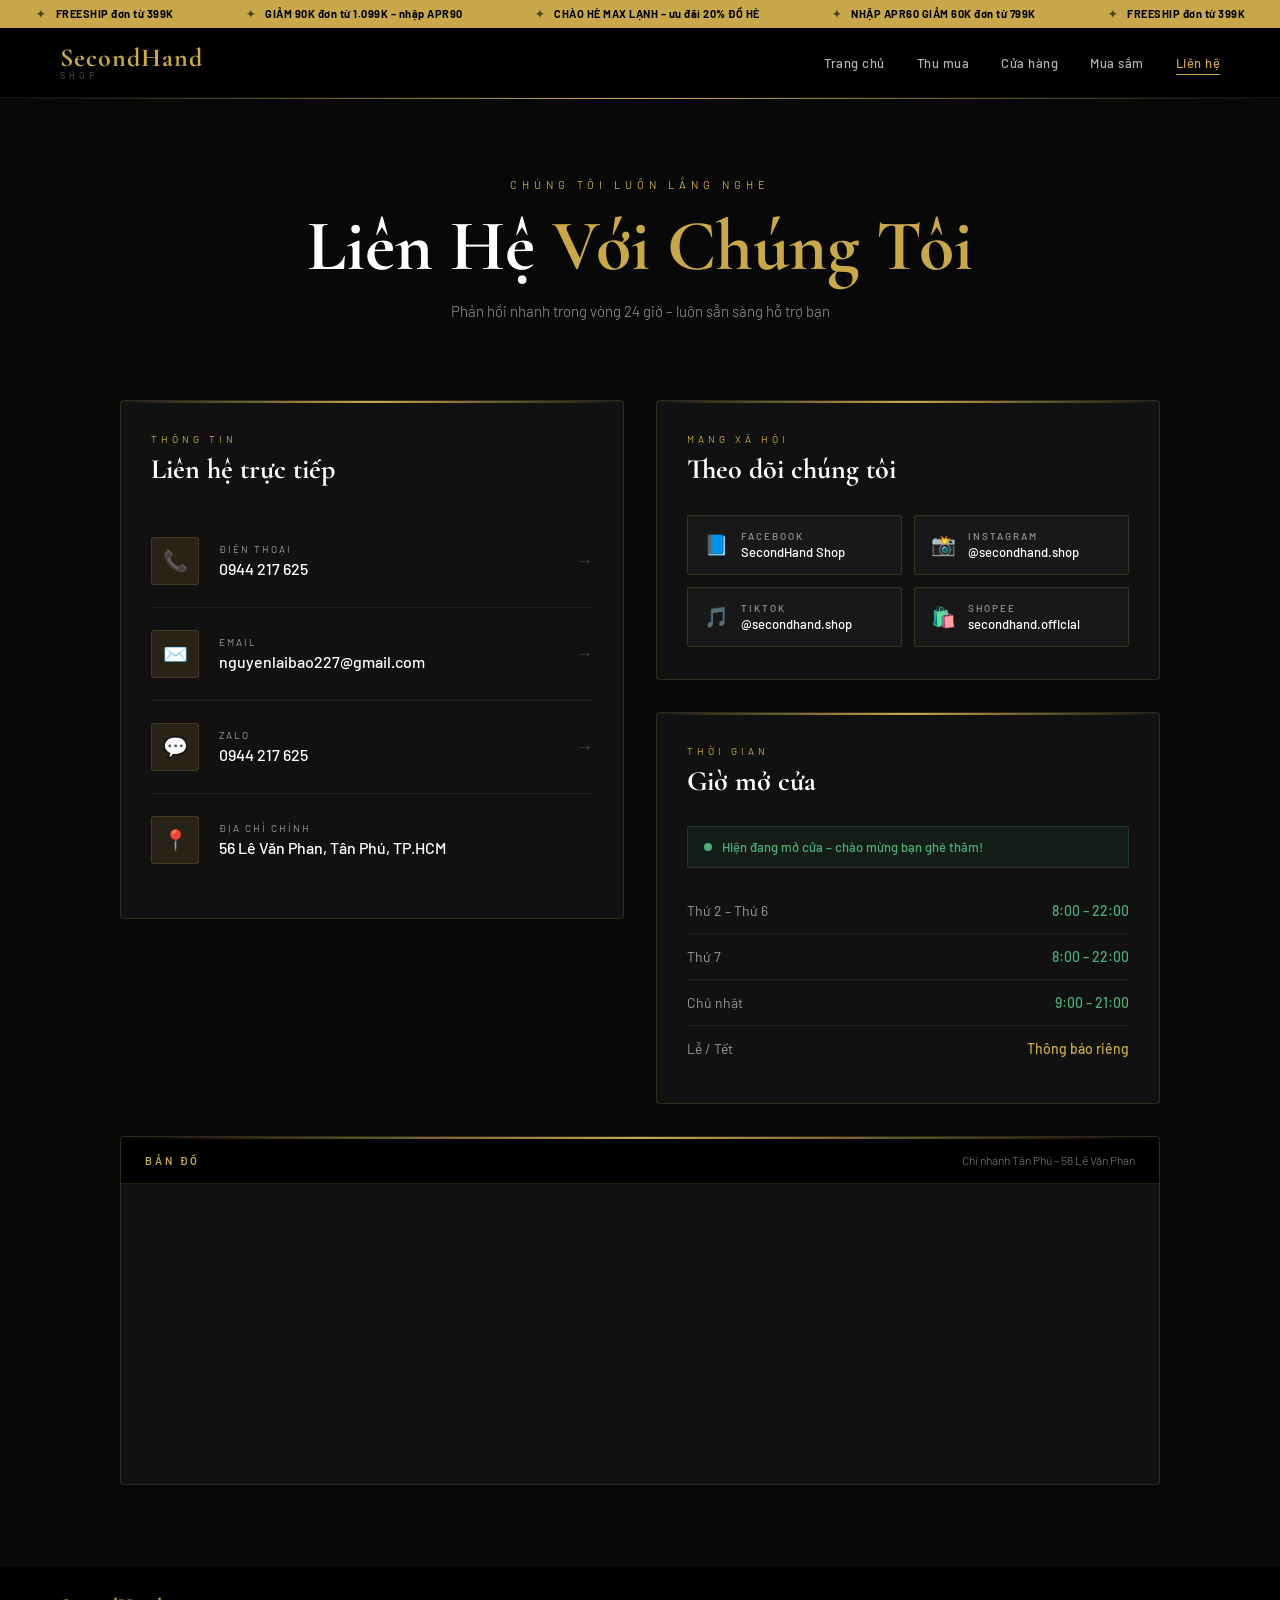
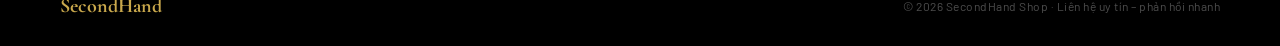
<file: contact.html>
<!DOCTYPE html>
<html lang="vi">
<head>
<meta charset="UTF-8">
<meta name="viewport" content="width=device-width, initial-scale=1.0">
<title>Liên Hệ – SecondHand Shop</title>
<link href="https://fonts.googleapis.com/css2?family=Cormorant+Garamond:wght@400;600;700&family=Barlow:wght@300;400;500;600&display=swap" rel="stylesheet">
<style>
*, *::before, *::after { margin: 0; padding: 0; box-sizing: border-box; }

:root {
  --gold: #C9A84C;
  --gold-light: #E8C97A;
  --gold-dim: rgba(201,168,76,0.12);
  --black: #080808;
  --card-bg: #111111;
  --border: rgba(201,168,76,0.18);
  --gray: #999;
}

body {
  font-family: 'Barlow', sans-serif;
  background: var(--black);
  color: white;
  min-height: 100vh;
}

/* ── TICKER ── */
.ticker-bar {
  background: var(--gold);
  color: #000;
  font-size: 11px;
  font-weight: 700;
  letter-spacing: 0.5px;
  overflow: hidden;
  height: 28px;
  display: flex;
  align-items: center;
}
.ticker-track {
  display: flex;
  white-space: nowrap;
  animation: ticker 28s linear infinite;
}
.ticker-track span { padding: 0 36px; }
.ticker-track span::before { content: "✦"; margin-right: 10px; opacity: 0.6; }
@keyframes ticker {
  0% { transform: translateX(0); }
  100% { transform: translateX(-50%); }
}

/* ── HEADER ── */
.header {
  background: #000;
  border-bottom: 1px solid rgba(255,255,255,0.07);
  padding: 0 60px;
  display: flex;
  align-items: center;
  justify-content: space-between;
  height: 70px;
  position: sticky;
  top: 0;
  z-index: 99;
}
.logo { display: flex; flex-direction: column; line-height: 1; text-decoration: none; }
.logo-main {
  font-family: 'Cormorant Garamond', serif;
  font-size: 26px; font-weight: 700; color: var(--gold); letter-spacing: 1px;
}
.logo-sub { font-size: 9px; letter-spacing: 4px; color: rgba(255,255,255,0.35); text-transform: uppercase; }

.nav { display: flex; gap: 32px; align-items: center; }
.nav a {
  color: rgba(255,255,255,0.7); text-decoration: none; font-size: 13px;
  font-weight: 500; letter-spacing: 0.5px; transition: color 0.25s; position: relative;
}
.nav a::after {
  content: ''; position: absolute; bottom: -4px; left: 0; right: 0;
  height: 1px; background: var(--gold); transform: scaleX(0); transition: transform 0.25s;
}
.nav a:hover { color: var(--gold); }
.nav a:hover::after, .nav a.active::after { transform: scaleX(1); }
.nav a.active { color: var(--gold); }

/* ── PAGE HERO ── */
.page-hero {
  text-align: center;
  padding: 80px 20px 60px;
  position: relative;
}
.page-hero::before {
  content: '';
  position: absolute;
  top: 0; left: 0; right: 0;
  height: 1px;
  background: linear-gradient(to right, transparent, var(--gold), transparent);
}
.hero-label {
  font-size: 11px; letter-spacing: 5px; color: var(--gold);
  text-transform: uppercase; margin-bottom: 16px; display: block;
}
.page-hero h1 {
  font-family: 'Cormorant Garamond', serif;
  font-size: clamp(40px, 6vw, 72px);
  font-weight: 700; color: white; line-height: 1.1;
}
.page-hero h1 span { color: var(--gold); }
.page-hero p { color: var(--gray); margin-top: 16px; font-size: 15px; font-weight: 300; }

/* ── MAIN ── */
.main {
  max-width: 1100px;
  margin: 0 auto;
  padding: 20px 30px 80px;
  display: grid;
  grid-template-columns: 1fr 1fr;
  gap: 32px;
  align-items: start;
}

/* ── CARD ── */
.card {
  background: var(--card-bg);
  border: 1px solid var(--border);
  border-radius: 4px;
  overflow: hidden;
  position: relative;
}
.card::before {
  content: '';
  position: absolute;
  top: 0; left: 0; right: 0;
  height: 2px;
  background: linear-gradient(to right, transparent, var(--gold), transparent);
}

.card-body { padding: 32px 30px; }

.section-label {
  font-size: 10px; letter-spacing: 4px; color: var(--gold);
  text-transform: uppercase; margin-bottom: 8px;
}
.section-title {
  font-family: 'Cormorant Garamond', serif;
  font-size: 28px; font-weight: 700; color: white;
  margin-bottom: 28px; line-height: 1.2;
}

/* ── CONTACT ITEMS ── */
.contact-list { display: flex; flex-direction: column; gap: 0; }

.contact-item {
  display: flex;
  align-items: center;
  gap: 20px;
  padding: 22px 0;
  border-bottom: 1px solid rgba(255,255,255,0.05);
  text-decoration: none;
  transition: all 0.25s;
  cursor: pointer;
}
.contact-item:last-child { border-bottom: none; }
.contact-item:hover .contact-icon { background: var(--gold); color: #000; }
.contact-item:hover .contact-value { color: var(--gold); }

.contact-icon {
  width: 48px; height: 48px;
  border: 1px solid var(--border);
  border-radius: 3px;
  display: flex; align-items: center; justify-content: center;
  font-size: 20px;
  flex-shrink: 0;
  transition: all 0.25s;
  background: var(--gold-dim);
}

.contact-info { flex: 1; }
.contact-label {
  font-size: 10px; letter-spacing: 2px; color: var(--gray);
  text-transform: uppercase; margin-bottom: 4px;
}
.contact-value {
  font-size: 16px; font-weight: 500; color: white;
  transition: color 0.25s; word-break: break-all;
}

.contact-arrow {
  font-size: 18px; color: rgba(255,255,255,0.2);
  transition: all 0.25s;
}
.contact-item:hover .contact-arrow {
  color: var(--gold);
  transform: translateX(4px);
}

/* ── SOCIAL LINKS ── */
.social-grid {
  display: grid;
  grid-template-columns: 1fr 1fr;
  gap: 12px;
  margin-top: 8px;
}

.social-btn {
  display: flex;
  align-items: center;
  gap: 12px;
  padding: 14px 16px;
  background: rgba(255,255,255,0.03);
  border: 1px solid var(--border);
  border-radius: 3px;
  text-decoration: none;
  color: white;
  font-size: 13px;
  font-weight: 500;
  transition: all 0.25s;
  cursor: pointer;
}
.social-btn:hover {
  border-color: var(--gold);
  background: var(--gold-dim);
  color: var(--gold);
  transform: translateY(-2px);
}
.social-icon { font-size: 20px; flex-shrink: 0; }
.social-info { display: flex; flex-direction: column; }
.social-platform { font-size: 10px; letter-spacing: 2px; color: var(--gray); text-transform: uppercase; margin-bottom: 2px; }
.social-handle { font-size: 13px; font-weight: 500; }

/* ── HOURS CARD ── */
.hours-grid { display: flex; flex-direction: column; gap: 0; }
.hours-row {
  display: flex;
  justify-content: space-between;
  align-items: center;
  padding: 14px 0;
  border-bottom: 1px solid rgba(255,255,255,0.05);
  font-size: 14px;
}
.hours-row:last-child { border-bottom: none; }
.hours-day { color: var(--gray); font-weight: 400; }
.hours-time { color: white; font-weight: 500; }
.hours-time.open { color: #4caf7a; }

.open-now-banner {
  background: rgba(76,175,122,0.08);
  border: 1px solid rgba(76,175,122,0.2);
  border-radius: 3px;
  padding: 12px 16px;
  display: flex;
  align-items: center;
  gap: 10px;
  margin-bottom: 20px;
  font-size: 13px;
  color: #4caf7a;
  font-weight: 500;
}
.open-dot {
  width: 8px; height: 8px;
  background: #4caf7a;
  border-radius: 50%;
  animation: pulse 2s infinite;
  flex-shrink: 0;
}
@keyframes pulse {
  0%, 100% { opacity: 1; box-shadow: 0 0 0 0 rgba(76,175,122,0.4); }
  50% { opacity: 0.7; box-shadow: 0 0 0 6px rgba(76,175,122,0); }
}

/* ── MAP MINI ── */
.map-card {
  grid-column: 1 / -1;
}
.map-header {
  background: #000;
  padding: 16px 24px;
  display: flex;
  align-items: center;
  justify-content: space-between;
  border-bottom: 1px solid var(--border);
}
.map-title { font-size: 11px; letter-spacing: 3px; color: var(--gold); text-transform: uppercase; font-weight: 600; }
.map-subtitle { font-size: 12px; color: rgba(255,255,255,0.4); }
.map-frame {
  display: block; width: 100%; height: 300px; border: none;
  filter: grayscale(0.2) brightness(0.9);
}

/* ── FOOTER ── */
.footer {
  background: #000;
  border-top: 1px solid rgba(255,255,255,0.06);
  padding: 28px 60px;
  display: flex;
  align-items: center;
  justify-content: space-between;
}
.footer-logo { font-family: 'Cormorant Garamond', serif; font-size: 20px; color: var(--gold); font-weight: 700; }
.footer-copy { font-size: 12px; color: rgba(255,255,255,0.3); letter-spacing: 0.5px; }

/* ── RESPONSIVE ── */
@media (max-width: 768px) {
  .header { padding: 0 20px; }
  .main { grid-template-columns: 1fr; padding: 20px 20px 60px; }
  .map-card { grid-column: 1; }
  .footer { flex-direction: column; gap: 12px; text-align: center; padding: 24px; }
  .social-grid { grid-template-columns: 1fr; }
}
</style>
</head>
<body>

<!-- TICKER -->
<div class="ticker-bar">
  <div class="ticker-track">
    <span>FREESHIP đơn từ 399K</span>
    <span>GIẢM 90K đơn từ 1.099K – nhập APR90</span>
    <span>CHÀO HÈ MAX LẠNH – ưu đãi 20% ĐỒ HÈ</span>
    <span>NHẬP APR60 GIẢM 60K đơn từ 799K</span>
    <span>FREESHIP đơn từ 399K</span>
    <span>GIẢM 90K đơn từ 1.099K – nhập APR90</span>
    <span>CHÀO HÈ MAX LẠNH – ưu đãi 20% ĐỒ HÈ</span>
    <span>NHẬP APR60 GIẢM 60K đơn từ 799K</span>
  </div>
</div>

<!-- HEADER -->
<header class="header">
  <a class="logo" href="index.html">
    <span class="logo-main">SecondHand</span>
    <span class="logo-sub">Shop</span>
  </a>
  <nav class="nav">
    <a href="trangchu.html">Trang chủ</a>
    <a href="thumua.html">Thu mua</a>
    <a href="diachi.html">Cửa hàng</a>
     <a href="index.html">Mua sắm</a>
    <a href="contact.html" class="active">Liên hệ</a>
  </nav>
</header>

<!-- HERO -->
<div class="page-hero">
  <span class="hero-label">Chúng tôi luôn lắng nghe</span>
  <h1>Liên Hệ <span>Với Chúng Tôi</span></h1>
  <p>Phản hồi nhanh trong vòng 24 giờ – luôn sẵn sàng hỗ trợ bạn</p>
</div>

<!-- MAIN -->
<div class="main">

  <!-- THÔNG TIN LIÊN HỆ -->
  <div class="card">
    <div class="card-body">
      <div class="section-label">Thông tin</div>
      <div class="section-title">Liên hệ trực tiếp</div>

      <div class="contact-list">

        <a class="contact-item" href="tel:0944217625">
          <div class="contact-icon">📞</div>
          <div class="contact-info">
            <div class="contact-label">Điện thoại</div>
            <div class="contact-value">0944 217 625</div>
          </div>
          <div class="contact-arrow">→</div>
        </a>

        <a class="contact-item" href="mailto:nguyenlaibao227@gmail.com">
          <div class="contact-icon">✉️</div>
          <div class="contact-info">
            <div class="contact-label">Email</div>
            <div class="contact-value">nguyenlaibao227@gmail.com</div>
          </div>
          <div class="contact-arrow">→</div>
        </a>

        <a class="contact-item" href="https://zalo.me/0944217625" target="_blank">
          <div class="contact-icon">💬</div>
          <div class="contact-info">
            <div class="contact-label">Zalo</div>
            <div class="contact-value">0944 217 625</div>
          </div>
          <div class="contact-arrow">→</div>
        </a>

        <div class="contact-item" style="cursor:default;">
          <div class="contact-icon">📍</div>
          <div class="contact-info">
            <div class="contact-label">Địa chỉ chính</div>
            <div class="contact-value">56 Lê Văn Phan, Tân Phú, TP.HCM</div>
          </div>
          <div class="contact-arrow" style="opacity:0">→</div>
        </div>

      </div>
    </div>
  </div>

  <!-- MẠNG XÃ HỘI + GIỜ MỞ CỬA -->
  <div style="display:flex;flex-direction:column;gap:32px;">

    <!-- SOCIAL -->
    <div class="card">
      <div class="card-body">
        <div class="section-label">Mạng xã hội</div>
        <div class="section-title">Theo dõi chúng tôi</div>
        <div class="social-grid">
          <a class="social-btn" href="#" target="_blank">
            <span class="social-icon">📘</span>
            <div class="social-info">
              <span class="social-platform">Facebook</span>
              <span class="social-handle">SecondHand Shop</span>
            </div>
          </a>
          <a class="social-btn" href="#" target="_blank">
            <span class="social-icon">📸</span>
            <div class="social-info">
              <span class="social-platform">Instagram</span>
              <span class="social-handle">@secondhand.shop</span>
            </div>
          </a>
          <a class="social-btn" href="#" target="_blank">
            <span class="social-icon">🎵</span>
            <div class="social-info">
              <span class="social-platform">TikTok</span>
              <span class="social-handle">@secondhand.shop</span>
            </div>
          </a>
          <a class="social-btn" href="#" target="_blank">
            <span class="social-icon">🛍️</span>
            <div class="social-info">
              <span class="social-platform">Shopee</span>
              <span class="social-handle">secondhand.official</span>
            </div>
          </a>
        </div>
      </div>
    </div>

    <!-- GIỜ MỞ CỬA -->
    <div class="card">
      <div class="card-body">
        <div class="section-label">Thời gian</div>
        <div class="section-title">Giờ mở cửa</div>

        <div class="open-now-banner">
          <div class="open-dot"></div>
          Hiện đang mở cửa – chào mừng bạn ghé thăm!
        </div>

        <div class="hours-grid">
          <div class="hours-row">
            <span class="hours-day">Thứ 2 – Thứ 6</span>
            <span class="hours-time open">8:00 – 22:00</span>
          </div>
          <div class="hours-row">
            <span class="hours-day">Thứ 7</span>
            <span class="hours-time open">8:00 – 22:00</span>
          </div>
          <div class="hours-row">
            <span class="hours-day">Chủ nhật</span>
            <span class="hours-time open">9:00 – 21:00</span>
          </div>
          <div class="hours-row">
            <span class="hours-day">Lễ / Tết</span>
            <span class="hours-time" style="color:var(--gold)">Thông báo riêng</span>
          </div>
        </div>
      </div>
    </div>

  </div>

  <!-- MAP -->
  <div class="card map-card">
    <div class="map-header">
      <span class="map-title">Bản đồ</span>
      <span class="map-subtitle">Chi nhánh Tân Phú – 56 Lê Văn Phan</span>
    </div>
    <iframe class="map-frame"
      src="https://www.google.com/maps?q=56+Lê+Văn+Phan,+Tân+Phú,+TP.HCM&z=17&output=embed"
      allowfullscreen loading="lazy">
    </iframe>
  </div>

</div>

<!-- FOOTER -->
<footer class="footer">
  <div class="footer-logo">SecondHand</div>
  <div class="footer-copy">© 2026 SecondHand Shop · Liên hệ uy tín – phản hồi nhanh</div>
</footer>

</body>
</html>
</file>
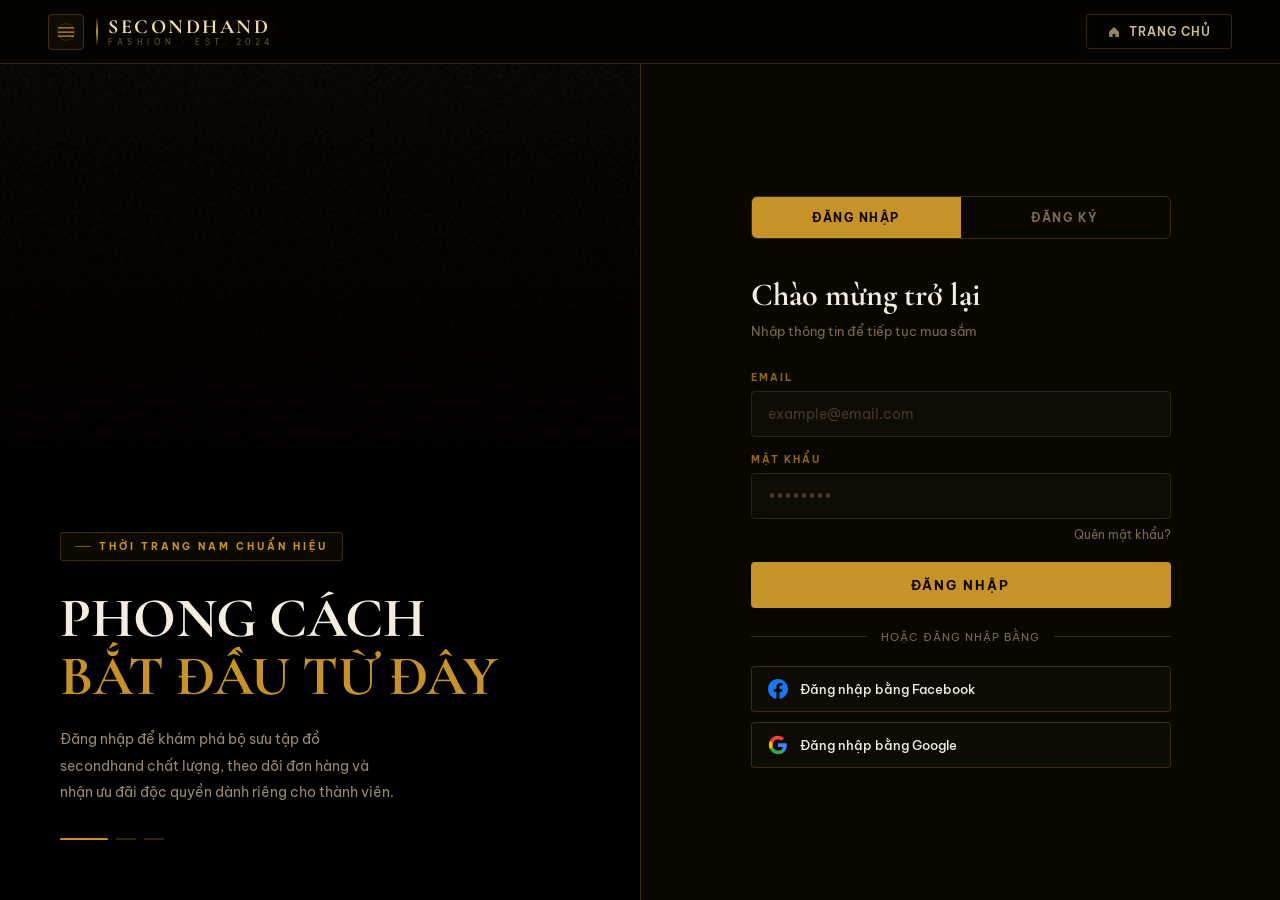
<file: dangnhap.html>
<!DOCTYPE html>
<html lang="vi">
<head>
<meta charset="UTF-8">
<meta name="viewport" content="width=device-width, initial-scale=1.0">
<title>Đăng Nhập – Shop Secondhand</title>
<link href="https://fonts.googleapis.com/css2?family=Cormorant+Garamond:wght@400;600;700&family=Be+Vietnam+Pro:wght@300;400;500;600;700&display=swap" rel="stylesheet">
<style>
*,*::before,*::after{box-sizing:border-box;margin:0;padding:0}

:root{
  --gold:#c8922a;--gold-light:#e8c060;
  --dark:#0a0601;--darker:#060400;
  --card:#100900;--text:#f5ede0;
  --muted:#7a6a50;--border:rgba(200,146,42,0.25);
}

body{
  font-family:'Be Vietnam Pro',sans-serif;
  background:var(--darker);color:var(--text);
  min-height:100vh;display:flex;flex-direction:column;
}

/* ── HEADER ── */
.top-bar{
  padding:0 48px;height:64px;
  display:flex;align-items:center;justify-content:space-between;
  border-bottom:1px solid var(--border);
  background:rgba(6,4,1,0.98);
  position:sticky;top:0;z-index:100;
  backdrop-filter:blur(12px);
}

/* Logo vintage */
.logo-wrap{
  display:flex;align-items:center;gap:12px;text-decoration:none;
}
.logo-mark{
  width:36px;height:36px;border:1px solid var(--border);
  border-radius:4px;display:flex;align-items:center;justify-content:center;
  background:rgba(200,146,42,0.06);flex-shrink:0;
}
.logo-mark svg{width:20px;height:20px}
.logo-text{display:flex;flex-direction:column;line-height:1;position:relative;padding-left:12px}
.logo-text::before{
  content:"";position:absolute;left:0;top:0;bottom:0;
  width:1.5px;background:linear-gradient(to bottom,transparent,#c8922a,transparent);
}
.logo-name{
  font-family:'Cormorant Garamond',serif;
  font-size:20px;font-weight:700;color:#f0deb0;letter-spacing:2.5px;
  text-transform:uppercase;text-shadow:0 0 16px rgba(200,146,42,0.25);
}
.logo-sub{
  font-size:7.5px;letter-spacing:4.5px;color:#6a5225;
  text-transform:uppercase;margin-top:2px;font-weight:400;
}

.top-bar-right{display:flex;align-items:center;gap:20px}

.btn-home{
  display:flex;align-items:center;gap:8px;
  padding:9px 20px;
  border:1px solid var(--border);border-radius:3px;
  color:#cdbf96;font-size:12px;font-weight:600;
  letter-spacing:1px;text-transform:uppercase;
  text-decoration:none;background:transparent;
  transition:all .25s;
}
.btn-home:hover{border-color:#c8922a;color:#c8922a;background:rgba(200,146,42,0.06)}
.btn-home svg{width:14px;height:14px;opacity:.7}

/* ── LAYOUT ── */
.auth-layout{
  flex:1;display:grid;
  grid-template-columns:1fr 1fr;
  min-height:calc(100vh - 64px);
}

/* LEFT PANEL */
.auth-left{
  position:relative;overflow:hidden;background:#060300;
  display:flex;flex-direction:column;justify-content:flex-end;padding:60px;
}
.auth-left-bg{
  position:absolute;inset:0;
  background-image:
    linear-gradient(to bottom,rgba(6,4,1,0.25) 0%,rgba(6,4,1,0.82) 65%),
    url('https://images.unsplash.com/photo-1558769132-cb1aea458c5e?w=900&q=80');
  background-size:cover;background-position:center 30%;
  filter:sepia(.25) contrast(1.1);
}
/* grain on left panel */
.auth-left-bg::after{
  content:"";position:absolute;inset:0;
  background:url("data:image/svg+xml,%3Csvg viewBox='0 0 200 200' xmlns='http://www.w3.org/2000/svg'%3E%3Cfilter id='n'%3E%3CfeTurbulence type='fractalNoise' baseFrequency='0.85' numOctaves='4' stitchTiles='stitch'/%3E%3C/filter%3E%3Crect width='100%25' height='100%25' filter='url(%23n)' opacity='0.08'/%3E%3C/svg%3E");
  mix-blend-mode:overlay;pointer-events:none;
}

.auth-left-content{position:relative;z-index:2}
.auth-tag{
  display:inline-flex;align-items:center;gap:8px;
  font-size:10px;font-weight:700;letter-spacing:3px;text-transform:uppercase;
  color:var(--gold);border:1px solid var(--border);
  padding:7px 14px;border-radius:3px;margin-bottom:28px;
  background:rgba(200,146,42,0.06);
}
.auth-tag::before{content:"";width:16px;height:1px;background:#c8922a;opacity:.6}

.auth-left h1{
  font-family:'Cormorant Garamond',serif;
  font-size:56px;line-height:1.05;
  color:var(--text);margin-bottom:20px;font-weight:700;
  letter-spacing:-0.5px;
}
.auth-left h1 span{color:var(--gold);display:block}
.auth-left p{font-size:14px;color:#9a8870;line-height:1.9;max-width:340px}

.auth-dots{display:flex;gap:8px;margin-top:32px}
.auth-dots span{
  height:2px;background:var(--border);border-radius:1px;transition:.3s;
}
.auth-dots span:first-child{width:48px;background:var(--gold)}
.auth-dots span:not(:first-child){width:20px}

/* RIGHT PANEL */
.auth-right{
  background:#0a0700;
  display:flex;align-items:center;justify-content:center;
  padding:56px 48px;
  border-left:1px solid var(--border);
}
.auth-box{width:100%;max-width:420px}

/* Tabs */
.auth-tabs{
  display:flex;border:1px solid var(--border);
  border-radius:6px;overflow:hidden;margin-bottom:36px;
}
.auth-tab{
  flex:1;padding:13px;background:transparent;
  border:none;cursor:pointer;font-family:'Be Vietnam Pro',sans-serif;
  font-size:12px;font-weight:700;letter-spacing:1.5px;
  color:var(--muted);text-transform:uppercase;transition:all .25s;
}
.auth-tab.active{background:var(--gold);color:#0a0601}

.auth-form{display:none}
.auth-form.active{display:block}

.form-title{
  font-family:'Cormorant Garamond',serif;
  font-size:32px;color:var(--text);margin-bottom:6px;font-weight:700;
}
.form-sub{font-size:13px;color:var(--muted);margin-bottom:28px;line-height:1.7}

.field{margin-bottom:16px}
.field label{
  display:block;font-size:10px;font-weight:700;
  letter-spacing:2px;text-transform:uppercase;
  color:rgba(200,146,42,0.7);margin-bottom:7px;
}
.field input{
  width:100%;padding:13px 16px;
  background:rgba(255,255,255,0.025);
  border:1px solid rgba(200,146,42,0.18);border-radius:4px;
  color:var(--text);font-family:'Be Vietnam Pro',sans-serif;
  font-size:14px;outline:none;transition:all .25s;
}
.field input::placeholder{color:#4a3825}
.field input:focus{
  border-color:rgba(200,146,42,0.6);
  background:rgba(200,146,42,0.03);
  box-shadow:0 0 0 3px rgba(200,146,42,0.08);
}
.field-row{display:grid;grid-template-columns:1fr 1fr;gap:12px}

.forgot-link{
  display:block;text-align:right;font-size:12px;
  color:var(--muted);text-decoration:none;
  margin-top:-8px;margin-bottom:20px;transition:color .2s;
}
.forgot-link:hover{color:var(--gold)}

.checkbox-line{
  display:flex;align-items:flex-start;gap:10px;margin-bottom:22px;
}
.checkbox-line input[type="checkbox"]{
  width:16px;height:16px;accent-color:var(--gold);
  cursor:pointer;margin-top:2px;flex-shrink:0;
}
.checkbox-line label{font-size:13px;color:var(--muted);cursor:pointer;line-height:1.5}
.checkbox-line a{color:var(--gold);text-decoration:none}
.checkbox-line a:hover{text-decoration:underline}

.btn-submit{
  width:100%;padding:15px;background:var(--gold);color:#0a0601;
  border:none;border-radius:4px;
  font-family:'Be Vietnam Pro',sans-serif;
  font-size:13px;font-weight:700;letter-spacing:2px;
  cursor:pointer;transition:all .25s;text-transform:uppercase;
}
.btn-submit:hover{
  background:#a8741a;transform:translateY(-1px);
  box-shadow:0 8px 24px rgba(200,146,42,0.3);
}

/* Divider */
.divider{
  display:flex;align-items:center;gap:14px;
  margin:22px 0;color:var(--muted);font-size:11px;letter-spacing:1px;
  text-transform:uppercase;
}
.divider::before,.divider::after{content:"";flex:1;height:1px;background:var(--border)}

/* Social buttons */
.social-btns{display:flex;flex-direction:column;gap:10px}
.btn-social{
  width:100%;padding:12px 16px;
  display:flex;align-items:center;gap:12px;
  border-radius:4px;cursor:pointer;
  font-family:'Be Vietnam Pro',sans-serif;font-size:13px;font-weight:500;
  border:1px solid var(--border);background:rgba(255,255,255,0.02);
  color:var(--text);transition:all .25s;text-align:left;
}
.btn-social:hover{border-color:rgba(200,146,42,0.5);background:rgba(200,146,42,0.04)}
.btn-social svg{width:20px;height:20px;flex-shrink:0}
.btn-social.loading{opacity:.6;pointer-events:none}
.social-label{flex:1}

/* ── OAUTH POPUP OVERLAY ── */
.oauth-overlay{
  display:none;position:fixed;inset:0;
  background:rgba(0,0,0,0.85);z-index:9999;
  align-items:center;justify-content:center;
  backdrop-filter:blur(4px);
}
.oauth-box{
  background:#100a02;border:1px solid var(--border);
  border-radius:10px;padding:40px 36px;
  max-width:380px;width:90%;text-align:center;
  animation:oauthIn .3s cubic-bezier(.34,1.56,.64,1);
  position:relative;
}
@keyframes oauthIn{
  from{opacity:0;transform:scale(.92) translateY(16px)}
  to{opacity:1;transform:scale(1) translateY(0)}
}
.oauth-icon{font-size:48px;margin-bottom:16px}
.oauth-box h3{
  font-family:'Cormorant Garamond',serif;
  font-size:24px;color:var(--text);margin-bottom:8px;font-weight:700;
}
.oauth-box p{font-size:13px;color:var(--muted);line-height:1.7;margin-bottom:24px}
.oauth-note{
  background:rgba(200,146,42,0.06);border:1px solid var(--border);
  border-radius:6px;padding:14px;font-size:12px;color:#c8a060;
  line-height:1.7;margin-bottom:24px;text-align:left;
}
.oauth-note strong{color:var(--gold);display:block;margin-bottom:4px;font-size:11px;letter-spacing:1px;text-transform:uppercase}
.oauth-actions{display:flex;gap:10px}
.oauth-cancel{
  flex:1;padding:11px;background:transparent;
  border:1px solid var(--border);color:var(--muted);
  border-radius:4px;cursor:pointer;font-family:'Be Vietnam Pro',sans-serif;
  font-size:12px;font-weight:600;transition:.2s;text-transform:uppercase;letter-spacing:1px;
}
.oauth-cancel:hover{border-color:rgba(200,146,42,0.4);color:#c8922a}
.oauth-continue{
  flex:1;padding:11px;background:var(--gold);border:none;
  color:#0a0601;border-radius:4px;cursor:pointer;font-family:'Be Vietnam Pro',sans-serif;
  font-size:12px;font-weight:700;transition:.2s;text-transform:uppercase;letter-spacing:1px;
}
.oauth-continue:hover{background:#a8741a}

/* Toast */
#toast{
  position:fixed;bottom:28px;left:50%;transform:translateX(-50%);
  background:rgba(10,6,1,0.98);color:var(--gold);
  padding:12px 28px;border-radius:30px;
  font-size:13px;font-weight:600;z-index:9999;
  border:1px solid rgba(200,146,42,0.4);
  box-shadow:0 4px 24px rgba(0,0,0,0.6);
  transition:opacity .4s;opacity:0;pointer-events:none;
  font-family:'Be Vietnam Pro',sans-serif;white-space:nowrap;
}

@media(max-width:768px){
  .auth-layout{grid-template-columns:1fr}
  .auth-left{display:none}
  .auth-right{padding:40px 24px;border-left:none}
  .top-bar{padding:0 20px}
}
</style>
</head>
<body>

<div id="toast"></div>

<!-- OAUTH OVERLAY -->
<div class="oauth-overlay" id="oauthOverlay">
  <div class="oauth-box" id="oauthBox">
    <div class="oauth-icon" id="oauthIcon">🔐</div>
    <h3 id="oauthTitle">Đăng nhập</h3>
    <p id="oauthDesc">Bạn sẽ được chuyển đến trang đăng nhập của</p>
    <div class="oauth-note">
      <strong>ℹ️ Lưu ý</strong>
      Tính năng đăng nhập mạng xã hội cần cấu hình thêm từ nhà phát triển.
      Vui lòng liên hệ <strong style="color:#c8922a;text-transform:none;font-size:inherit">0944 217 625</strong> để được hỗ trợ cài đặt OAuth.
    </div>
    <div class="oauth-actions">
      <button class="oauth-cancel" onclick="closeOAuth()">Đóng</button>
      <button class="oauth-continue" id="oauthBtn">Tiếp tục</button>
    </div>
  </div>
</div>

<!-- HEADER -->
<div class="top-bar">
  <a href="trangchu.html" class="logo-wrap">
    <div class="logo-mark">
      <svg viewBox="0 0 24 24" fill="none">
        <path d="M3 7h18M3 12h18M3 17h18" stroke="#c8922a" stroke-width="1.5" stroke-linecap="round"/>
        <circle cx="12" cy="12" r="10" stroke="#c8922a" stroke-width="1" opacity=".3"/>
      </svg>
    </div>
    <div class="logo-text">
      <span class="logo-name">SecondHand</span>
      <span class="logo-sub">Fashion · Est. 2024</span>
    </div>
  </a>

  <div class="top-bar-right">
    <a href="trangchu.html" class="btn-home">
      <svg viewBox="0 0 20 20" fill="currentColor"><path d="M10 3L3 9.5V17h5v-4h4v4h5V9.5L10 3z"/></svg>
      Trang chủ
    </a>
  </div>
</div>

<!-- MAIN -->
<div class="auth-layout">

  <!-- LEFT -->
  <div class="auth-left">
    <div class="auth-left-bg"></div>
    <div class="auth-left-content">
      <div class="auth-tag">Thời trang nam chuẩn hiệu</div>
      <h1>PHONG CÁCH<span>BẮT ĐẦU TỪ ĐÂY</span></h1>
      <p>Đăng nhập để khám phá bộ sưu tập đồ secondhand chất lượng, theo dõi đơn hàng và nhận ưu đãi độc quyền dành riêng cho thành viên.</p>
      <div class="auth-dots">
        <span></span><span></span><span></span>
      </div>
    </div>
  </div>

  <!-- RIGHT -->
  <div class="auth-right">
    <div class="auth-box">

      <div class="auth-tabs">
        <button class="auth-tab active" onclick="switchTab('login')">Đăng Nhập</button>
        <button class="auth-tab" onclick="switchTab('register')">Đăng Ký</button>
      </div>

      <!-- LOGIN -->
      <div class="auth-form active" id="form-login">
        <h2 class="form-title">Chào mừng trở lại</h2>
        <p class="form-sub">Nhập thông tin để tiếp tục mua sắm</p>

        <div class="field">
          <label>Email</label>
          <input type="email" id="login-email" placeholder="example@email.com">
        </div>
        <div class="field">
          <label>Mật khẩu</label>
          <input type="password" id="login-pass" placeholder="••••••••"
            onkeypress="if(event.key==='Enter')handleLogin()">
        </div>
        <a href="#" class="forgot-link">Quên mật khẩu?</a>
        <button class="btn-submit" onclick="handleLogin()">Đăng Nhập</button>

        <div class="divider">Hoặc đăng nhập bằng</div>
        <div class="social-btns">
          <button class="btn-social" onclick="openOAuth('facebook')">
            <svg viewBox="0 0 24 24" fill="#1877F2"><path d="M24 12.073c0-6.627-5.373-12-12-12s-12 5.373-12 12c0 5.99 4.388 10.954 10.125 11.854v-8.385H7.078v-3.47h3.047V9.43c0-3.007 1.792-4.669 4.533-4.669 1.312 0 2.686.235 2.686.235v2.953H15.83c-1.491 0-1.956.925-1.956 1.874v2.25h3.328l-.532 3.47h-2.796v8.385C19.612 23.027 24 18.062 24 12.073z"/></svg>
            <span class="social-label">Đăng nhập bằng Facebook</span>
          </button>
          <button class="btn-social" onclick="openOAuth('google')">
            <svg viewBox="0 0 24 24"><path fill="#4285F4" d="M22.56 12.25c0-.78-.07-1.53-.2-2.25H12v4.26h5.92c-.26 1.37-1.04 2.53-2.21 3.31v2.77h3.57c2.08-1.92 3.28-4.74 3.28-8.09z"/><path fill="#34A853" d="M12 23c2.97 0 5.46-.98 7.28-2.66l-3.57-2.77c-.98.66-2.23 1.06-3.71 1.06-2.86 0-5.29-1.93-6.16-4.53H2.18v2.84C3.99 20.53 7.7 23 12 23z"/><path fill="#FBBC05" d="M5.84 14.09c-.22-.66-.35-1.36-.35-2.09s.13-1.43.35-2.09V7.07H2.18C1.43 8.55 1 10.22 1 12s.43 3.45 1.18 4.93l2.85-2.22.81-.62z"/><path fill="#EA4335" d="M12 5.38c1.62 0 3.06.56 4.21 1.64l3.15-3.15C17.45 2.09 14.97 1 12 1 7.7 1 3.99 3.47 2.18 7.07l3.66 2.84c.87-2.6 3.3-4.53 6.16-4.53z"/></svg>
            <span class="social-label">Đăng nhập bằng Google</span>
          </button>
        </div>
      </div>

      <!-- REGISTER -->
      <div class="auth-form" id="form-register">
        <h2 class="form-title">Tạo tài khoản</h2>
        <p class="form-sub">Tham gia cộng đồng thời trang Secondhand</p>

        <div class="field-row">
          <div class="field"><label>Họ</label><input type="text" id="reg-ho" placeholder="Nguyễn"></div>
          <div class="field"><label>Tên</label><input type="text" id="reg-ten" placeholder="Văn A"></div>
        </div>
        <div class="field"><label>Email</label><input type="email" id="reg-email" placeholder="example@email.com"></div>
        <div class="field"><label>Số điện thoại</label><input type="tel" id="reg-phone" placeholder="09xxxxxxxx"></div>
        <div class="field"><label>Mật khẩu</label><input type="password" id="reg-pass" placeholder="Tối thiểu 6 ký tự"></div>
        <div class="checkbox-line">
          <input type="checkbox" id="reg-terms">
          <label for="reg-terms">Tôi đồng ý với <a href="#">điều khoản sử dụng</a> và <a href="#">chính sách bảo mật</a></label>
        </div>
        <button class="btn-submit" onclick="handleRegister()">Tạo Tài Khoản</button>

        <div class="divider">Hoặc đăng ký bằng</div>
        <div class="social-btns">
          <button class="btn-social" onclick="openOAuth('facebook')">
            <svg viewBox="0 0 24 24" fill="#1877F2"><path d="M24 12.073c0-6.627-5.373-12-12-12s-12 5.373-12 12c0 5.99 4.388 10.954 10.125 11.854v-8.385H7.078v-3.47h3.047V9.43c0-3.007 1.792-4.669 4.533-4.669 1.312 0 2.686.235 2.686.235v2.953H15.83c-1.491 0-1.956.925-1.956 1.874v2.25h3.328l-.532 3.47h-2.796v8.385C19.612 23.027 24 18.062 24 12.073z"/></svg>
            <span class="social-label">Đăng ký bằng Facebook</span>
          </button>
          <button class="btn-social" onclick="openOAuth('google')">
            <svg viewBox="0 0 24 24"><path fill="#4285F4" d="M22.56 12.25c0-.78-.07-1.53-.2-2.25H12v4.26h5.92c-.26 1.37-1.04 2.53-2.21 3.31v2.77h3.57c2.08-1.92 3.28-4.74 3.28-8.09z"/><path fill="#34A853" d="M12 23c2.97 0 5.46-.98 7.28-2.66l-3.57-2.77c-.98.66-2.23 1.06-3.71 1.06-2.86 0-5.29-1.93-6.16-4.53H2.18v2.84C3.99 20.53 7.7 23 12 23z"/><path fill="#FBBC05" d="M5.84 14.09c-.22-.66-.35-1.36-.35-2.09s.13-1.43.35-2.09V7.07H2.18C1.43 8.55 1 10.22 1 12s.43 3.45 1.18 4.93l2.85-2.22.81-.62z"/><path fill="#EA4335" d="M12 5.38c1.62 0 3.06.56 4.21 1.64l3.15-3.15C17.45 2.09 14.97 1 12 1 7.7 1 3.99 3.47 2.18 7.07l3.66 2.84c.87-2.6 3.3-4.53 6.16-4.53z"/></svg>
            <span class="social-label">Đăng ký bằng Google</span>
          </button>
        </div>
      </div>

    </div>
  </div>
</div>

<script>
/* ── TAB ── */
function switchTab(mode){
  document.querySelectorAll('.auth-tab').forEach((t,i)=>{
    t.classList.toggle('active',(i===0&&mode==='login')||(i===1&&mode==='register'));
  });
  document.getElementById('form-login').classList.toggle('active',mode==='login');
  document.getElementById('form-register').classList.toggle('active',mode==='register');
}

/* ── CHECK URL PARAM ── */
const urlTab = new URLSearchParams(location.search).get('tab');
if(urlTab==='register') switchTab('register');

/* ── TOAST ── */
function showToast(msg){
  const t=document.getElementById('toast');
  t.textContent=msg;t.style.opacity='1';
  clearTimeout(t._t);
  t._t=setTimeout(()=>t.style.opacity='0',2800);
}

/* ── LOGIN ── */
function handleLogin(){
  const email=document.getElementById('login-email').value.trim();
  const pass=document.getElementById('login-pass').value.trim();
  if(!/^[^\s@]+@[^\s@]+\.[^\s@]+$/.test(email)){showToast('⚠️ Email không hợp lệ!');return}
  if(pass.length<6){showToast('⚠️ Mật khẩu phải từ 6 ký tự!');return}
  const users=JSON.parse(localStorage.getItem('sh_users')||'[]');
  const user=users.find(u=>u.email===email&&u.pass===pass);
  if(!user){showToast('❌ Email hoặc mật khẩu không đúng!');return}
  localStorage.setItem('sh_current',JSON.stringify({name:user.name,email}));
  localStorage.setItem('isLogin','true');
  showToast('👋 Chào mừng '+user.name+'!');
  setTimeout(()=>window.location.href='trangchu.html',1400);
}

/* ── REGISTER ── */
function handleRegister(){
  const ho=document.getElementById('reg-ho').value.trim();
  const ten=document.getElementById('reg-ten').value.trim();
  const email=document.getElementById('reg-email').value.trim();
  const pass=document.getElementById('reg-pass').value.trim();
  const terms=document.getElementById('reg-terms').checked;
  if(!ho||!ten){showToast('⚠️ Vui lòng nhập họ và tên!');return}
  if(!/^[^\s@]+@[^\s@]+\.[^\s@]+$/.test(email)){showToast('⚠️ Email không hợp lệ!');return}
  if(pass.length<6){showToast('⚠️ Mật khẩu phải từ 6 ký tự!');return}
  if(!terms){showToast('⚠️ Vui lòng đồng ý điều khoản!');return}
  const users=JSON.parse(localStorage.getItem('sh_users')||'[]');
  if(users.find(u=>u.email===email)){showToast('⚠️ Email này đã được đăng ký!');return}
  const name=ho+' '+ten;
  users.push({name,email,pass});
  localStorage.setItem('sh_users',JSON.stringify(users));
  localStorage.setItem('sh_current',JSON.stringify({name,email}));
  localStorage.setItem('isLogin','true');
  showToast('🎉 Đăng ký thành công! Chào '+name);
  setTimeout(()=>window.location.href='trangchu.html',1400);
}

/* ── OAUTH POPUP ── */
let oauthTarget='';
function openOAuth(provider){
  oauthTarget=provider;
  const isFB=provider==='facebook';
  document.getElementById('oauthIcon').textContent=isFB?'📘':'🔵';
  document.getElementById('oauthTitle').textContent='Đăng nhập bằng '+(isFB?'Facebook':'Google');
  document.getElementById('oauthBtn').textContent=isFB?'Mở Facebook':'Mở Google';
  document.getElementById('oauthOverlay').style.display='flex';
}
function closeOAuth(){
  document.getElementById('oauthOverlay').style.display='none';
}
document.getElementById('oauthBtn').addEventListener('click',()=>{
  // Link đến trang đăng nhập thực tế – thay YOUR_PAGE bằng tên trang thật
  const urls={
    facebook:'https://www.facebook.com/login/',
    google:'https://accounts.google.com/signin/v2/identifier'
  };
  window.open(urls[oauthTarget],'_blank','width=520,height=620');
  closeOAuth();
  showToast('⚠️ Cần cấu hình OAuth App để hoạt động đầy đủ');
});
document.getElementById('oauthOverlay').addEventListener('click',function(e){
  if(e.target===this)closeOAuth();
});

/* ── ALREADY LOGGED IN ── */
const cur=JSON.parse(localStorage.getItem('sh_current')||'null');
if(cur){showToast('👋 Bạn đã đăng nhập rồi!');setTimeout(()=>window.location.href='trangchu.html',1400)}
</script>
</body>
</html>
</file>
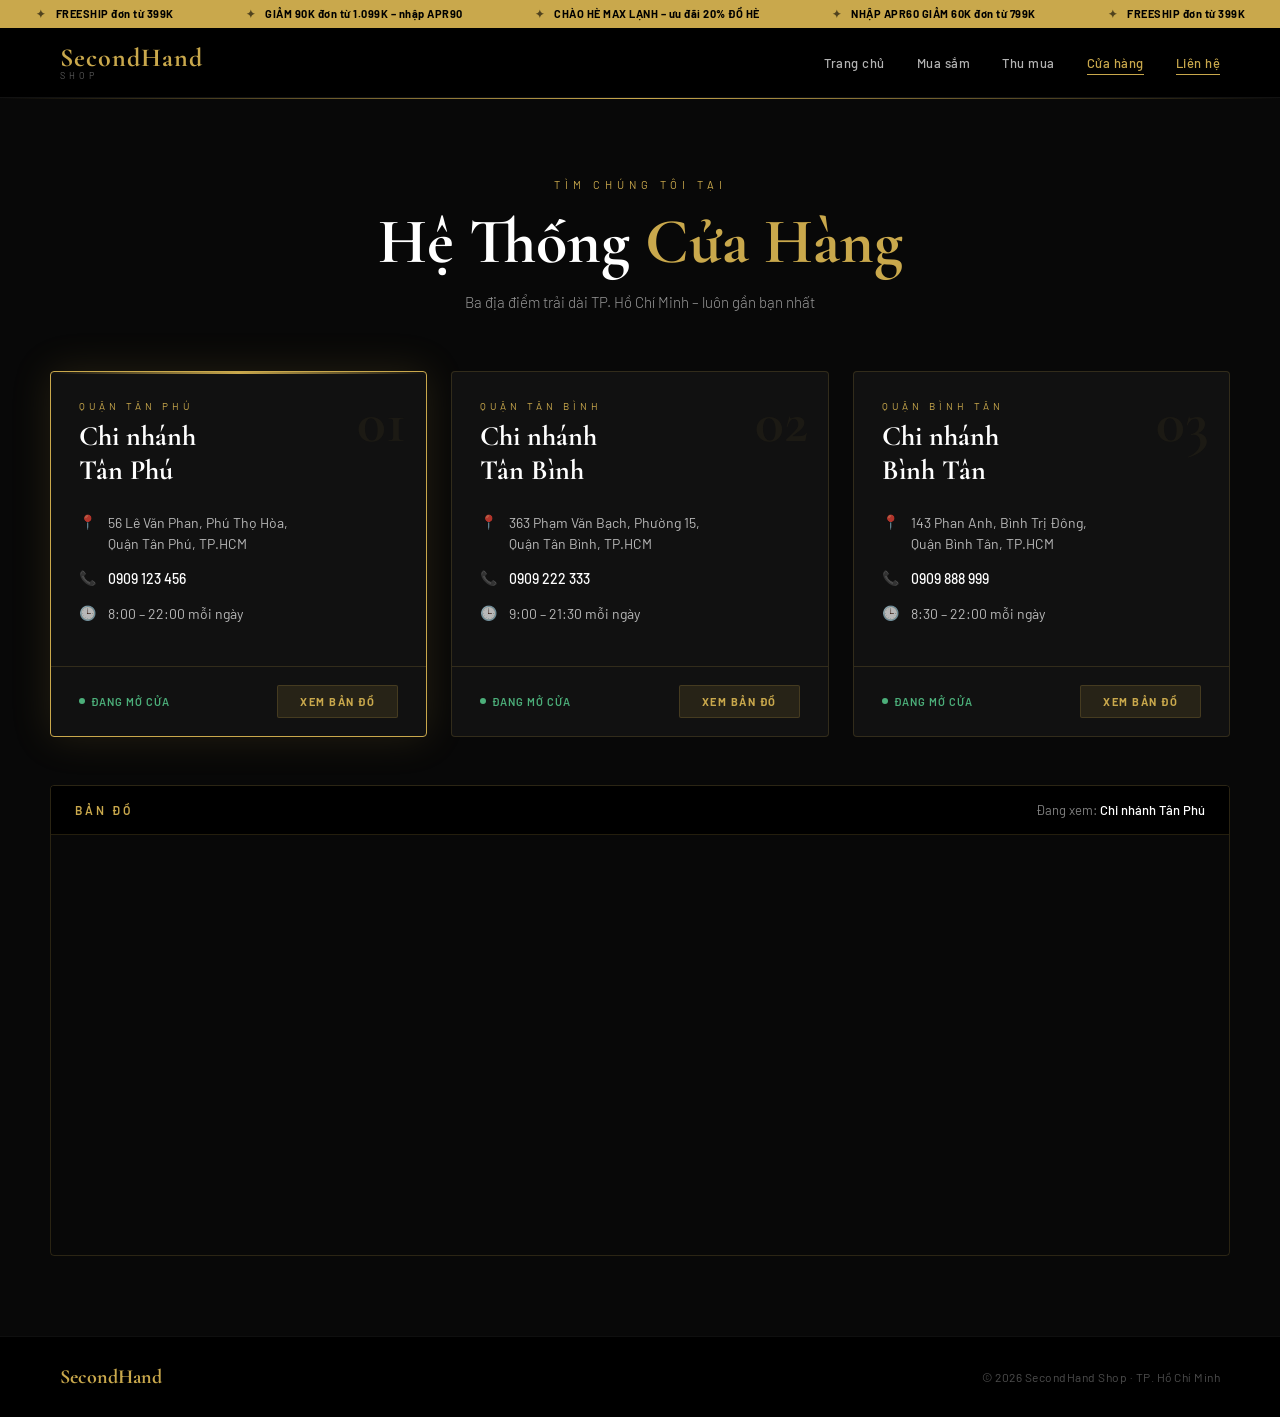
<file: diachi.html>
<!DOCTYPE html>
<html lang="vi">
<head>
<meta charset="UTF-8">
<meta name="viewport" content="width=device-width, initial-scale=1.0">
<title>Hệ thống cửa hàng – SecondHand Shop</title>
<link href="https://fonts.googleapis.com/css2?family=Cormorant+Garamond:wght@400;600;700&family=Barlow:wght@300;400;500;600&display=swap" rel="stylesheet">
<style>
*, *::before, *::after { margin: 0; padding: 0; box-sizing: border-box; }

:root {
  --gold: #C9A84C;
  --gold-light: #E8C97A;
  --gold-dim: rgba(201,168,76,0.12);
  --black: #080808;
  --dark: #0f0f0f;
  --card-bg: #111111;
  --border: rgba(201,168,76,0.18);
  --gray: #999;
}

body {
  font-family: 'Barlow', sans-serif;
  background: var(--black);
  color: white;
  min-height: 100vh;
}

/* ── TICKER ── */
.ticker-bar {
  background: var(--gold);
  color: #000;
  font-size: 11px;
  font-weight: 700;
  letter-spacing: 0.5px;
  overflow: hidden;
  height: 28px;
  display: flex;
  align-items: center;
}
.ticker-track {
  display: flex;
  white-space: nowrap;
  animation: ticker 28s linear infinite;
}
.ticker-track span { padding: 0 36px; }
.ticker-track span::before { content: "✦"; margin-right: 10px; opacity: 0.6; }
@keyframes ticker {
  0% { transform: translateX(0); }
  100% { transform: translateX(-50%); }
}

/* ── HEADER ── */
.header {
  background: #000;
  border-bottom: 1px solid rgba(255,255,255,0.07);
  padding: 0 60px;
  display: flex;
  align-items: center;
  justify-content: space-between;
  height: 70px;
  position: sticky;
  top: 0;
  z-index: 99;
}

.logo {
  display: flex;
  flex-direction: column;
  line-height: 1;
}
.logo-main {
  font-family: 'Cormorant Garamond', serif;
  font-size: 26px;
  font-weight: 700;
  color: var(--gold);
  letter-spacing: 1px;
}
.logo-sub {
  font-size: 9px;
  letter-spacing: 4px;
  color: rgba(255,255,255,0.35);
  text-transform: uppercase;
}

.nav {
  display: flex;
  gap: 32px;
  align-items: center;
}
.nav a {
  color: rgba(255,255,255,0.7);
  text-decoration: none;
  font-size: 13px;
  font-weight: 500;
  letter-spacing: 0.5px;
  transition: color 0.25s;
  position: relative;
}
.nav a::after {
  content: '';
  position: absolute;
  bottom: -4px; left: 0; right: 0;
  height: 1px;
  background: var(--gold);
  transform: scaleX(0);
  transition: transform 0.25s;
}
.nav a:hover { color: var(--gold); }
.nav a:hover::after { transform: scaleX(1); }
.nav a.active { color: var(--gold); }
.nav a.active::after { transform: scaleX(1); }

/* ── PAGE HERO ── */
.page-hero {
  text-align: center;
  padding: 80px 20px 60px;
  position: relative;
}
.page-hero::before {
  content: '';
  position: absolute;
  top: 0; left: 0; right: 0;
  height: 1px;
  background: linear-gradient(to right, transparent, var(--gold), transparent);
}
.page-hero-label {
  font-size: 11px;
  letter-spacing: 5px;
  color: var(--gold);
  text-transform: uppercase;
  margin-bottom: 16px;
  display: block;
}
.page-hero h1 {
  font-family: 'Cormorant Garamond', serif;
  font-size: clamp(36px, 5vw, 64px);
  font-weight: 700;
  color: white;
  line-height: 1.1;
}
.page-hero h1 span { color: var(--gold); }
.page-hero p {
  color: var(--gray);
  margin-top: 16px;
  font-size: 15px;
  font-weight: 300;
}

/* ── MAIN ── */
.main {
  max-width: 1240px;
  margin: 0 auto;
  padding: 0 30px 80px;
}

/* ── STORE GRID ── */
.store-grid {
  display: grid;
  grid-template-columns: repeat(auto-fit, minmax(300px, 1fr));
  gap: 24px;
  margin-bottom: 48px;
}

/* ── STORE CARD ── */
.store-card {
  background: var(--card-bg);
  border: 1px solid var(--border);
  border-radius: 4px;
  overflow: hidden;
  transition: all 0.35s ease;
  cursor: pointer;
  position: relative;
}
.store-card::before {
  content: '';
  position: absolute;
  top: 0; left: 0; right: 0;
  height: 2px;
  background: linear-gradient(to right, transparent, var(--gold), transparent);
  opacity: 0;
  transition: opacity 0.35s;
}
.store-card:hover {
  border-color: rgba(201,168,76,0.5);
  transform: translateY(-6px);
  box-shadow: 0 20px 60px rgba(0,0,0,0.5), 0 0 30px rgba(201,168,76,0.08);
}
.store-card:hover::before { opacity: 1; }
.store-card.selected {
  border-color: var(--gold);
  box-shadow: 0 0 40px rgba(201,168,76,0.15);
}
.store-card.selected::before { opacity: 1; }

.store-num {
  position: absolute;
  top: 20px;
  right: 20px;
  font-family: 'Cormorant Garamond', serif;
  font-size: 60px;
  font-weight: 700;
  color: rgba(201,168,76,0.06);
  line-height: 1;
  pointer-events: none;
}

.store-body {
  padding: 28px;
}

.store-district {
  font-size: 10px;
  letter-spacing: 4px;
  color: var(--gold);
  text-transform: uppercase;
  margin-bottom: 8px;
}

.store-name {
  font-family: 'Cormorant Garamond', serif;
  font-size: 28px;
  font-weight: 700;
  color: white;
  margin-bottom: 24px;
  line-height: 1.2;
}

.store-detail {
  display: flex;
  align-items: flex-start;
  gap: 12px;
  margin-bottom: 14px;
}
.store-icon {
  font-size: 14px;
  opacity: 0.7;
  flex-shrink: 0;
  margin-top: 1px;
}
.store-text {
  font-size: 14px;
  color: rgba(255,255,255,0.7);
  line-height: 1.5;
}
.store-text strong { color: white; font-weight: 500; }

.store-footer {
  border-top: 1px solid var(--border);
  padding: 18px 28px;
  display: flex;
  align-items: center;
  justify-content: space-between;
}

.open-badge {
  font-size: 11px;
  font-weight: 600;
  letter-spacing: 1px;
  color: #4caf7a;
  display: flex;
  align-items: center;
  gap: 6px;
}
.open-badge::before {
  content: '';
  width: 6px; height: 6px;
  background: #4caf7a;
  border-radius: 50%;
  animation: pulse 2s infinite;
}
@keyframes pulse {
  0%, 100% { opacity: 1; }
  50% { opacity: 0.3; }
}

.map-btn {
  padding: 9px 22px;
  background: var(--gold-dim);
  color: var(--gold);
  border: 1px solid var(--border);
  font-family: 'Barlow', sans-serif;
  font-size: 11px;
  font-weight: 700;
  letter-spacing: 1.5px;
  text-transform: uppercase;
  cursor: pointer;
  border-radius: 2px;
  transition: all 0.25s;
}
.map-btn:hover {
  background: var(--gold);
  color: #000;
  border-color: var(--gold);
}

/* ── MAP SECTION ── */
.map-section {
  border: 1px solid var(--border);
  border-radius: 4px;
  overflow: hidden;
  position: relative;
}

.map-header {
  background: #000;
  padding: 16px 24px;
  display: flex;
  align-items: center;
  justify-content: space-between;
  border-bottom: 1px solid var(--border);
}

.map-title {
  font-size: 12px;
  letter-spacing: 3px;
  color: var(--gold);
  text-transform: uppercase;
  font-weight: 600;
}

.map-active-label {
  font-size: 13px;
  color: rgba(255,255,255,0.5);
}
.map-active-label span {
  color: white;
  font-weight: 500;
}

.map-frame {
  display: block;
  width: 100%;
  height: 420px;
  border: none;
  filter: grayscale(0.2) brightness(0.9);
}

/* ── FOOTER ── */
.footer {
  background: #000;
  border-top: 1px solid rgba(255,255,255,0.06);
  padding: 28px 60px;
  display: flex;
  align-items: center;
  justify-content: space-between;
}
.footer-logo {
  font-family: 'Cormorant Garamond', serif;
  font-size: 20px;
  color: var(--gold);
  font-weight: 700;
}
.footer-copy {
  font-size: 12px;
  color: rgba(255,255,255,0.3);
  letter-spacing: 0.5px;
}

@media (max-width: 768px) {
  .header { padding: 0 20px; }
  .footer { flex-direction: column; gap: 12px; text-align: center; padding: 24px; }
}
</style>
</head>
<body>

<!-- TICKER -->
<div class="ticker-bar">
  <div class="ticker-track">
    <span>FREESHIP đơn từ 399K</span>
    <span>GIẢM 90K đơn từ 1.099K – nhập APR90</span>
    <span>CHÀO HÈ MAX LẠNH – ưu đãi 20% ĐỒ HÈ</span>
    <span>NHẬP APR60 GIẢM 60K đơn từ 799K</span>
    <span>FREESHIP đơn từ 399K</span>
    <span>GIẢM 90K đơn từ 1.099K – nhập APR90</span>
    <span>CHÀO HÈ MAX LẠNH – ưu đãi 20% ĐỒ HÈ</span>
    <span>NHẬP APR60 GIẢM 60K đơn từ 799K</span>
  </div>
</div>

<!-- HEADER -->
<header class="header">
  <div class="logo">
    <span class="logo-main">SecondHand</span>
    <span class="logo-sub">Shop</span>
  </div>
  <nav class="nav">
    <a href="trangchu.html">Trang chủ</a>
    <a href="index.html">Mua sắm</a>
    <a href="thumua.html">Thu mua</a>
    <a href="diachi.html" class="active">Cửa hàng</a>
    <a href="contact.html" class="active">Liên hệ</a>
  </nav>
</header>

<!-- HERO -->
<div class="page-hero">
  <span class="page-hero-label">Tìm chúng tôi tại</span>
  <h1>Hệ Thống <span>Cửa Hàng</span></h1>
  <p>Ba địa điểm trải dài TP. Hồ Chí Minh – luôn gần bạn nhất</p>
</div>

<!-- MAIN -->
<div class="main">

  <!-- STORE GRID -->
  <div class="store-grid">

    <!-- STORE 1 -->
    <div class="store-card selected" id="card-1" onclick="selectStore(1)">
      <div class="store-num">01</div>
      <div class="store-body">
        <div class="store-district">Quận Tân Phú</div>
        <div class="store-name">Chi nhánh<br>Tân Phú</div>
        <div class="store-detail">
          <span class="store-icon">📍</span>
          <span class="store-text">56 Lê Văn Phan, Phú Thọ Hòa,<br>Quận Tân Phú, TP.HCM</span>
        </div>
        <div class="store-detail">
          <span class="store-icon">📞</span>
          <span class="store-text"><strong>0909 123 456</strong></span>
        </div>
        <div class="store-detail">
          <span class="store-icon">🕒</span>
          <span class="store-text">8:00 – 22:00 mỗi ngày</span>
        </div>
      </div>
      <div class="store-footer">
        <span class="open-badge">ĐANG MỞ CỬA</span>
        <button class="map-btn" onclick="selectStore(1)">Xem bản đồ</button>
      </div>
    </div>

    <!-- STORE 2 -->
    <div class="store-card" id="card-2" onclick="selectStore(2)">
      <div class="store-num">02</div>
      <div class="store-body">
        <div class="store-district">Quận Tân Bình</div>
        <div class="store-name">Chi nhánh<br>Tân Bình</div>
        <div class="store-detail">
          <span class="store-icon">📍</span>
          <span class="store-text">363 Phạm Văn Bạch, Phường 15,<br>Quận Tân Bình, TP.HCM</span>
        </div>
        <div class="store-detail">
          <span class="store-icon">📞</span>
          <span class="store-text"><strong>0909 222 333</strong></span>
        </div>
        <div class="store-detail">
          <span class="store-icon">🕒</span>
          <span class="store-text">9:00 – 21:30 mỗi ngày</span>
        </div>
      </div>
      <div class="store-footer">
        <span class="open-badge">ĐANG MỞ CỬA</span>
        <button class="map-btn" onclick="selectStore(2)">Xem bản đồ</button>
      </div>
    </div>

    <!-- STORE 3 -->
    <div class="store-card" id="card-3" onclick="selectStore(3)">
      <div class="store-num">03</div>
      <div class="store-body">
        <div class="store-district">Quận Bình Tân</div>
        <div class="store-name">Chi nhánh<br>Bình Tân</div>
        <div class="store-detail">
          <span class="store-icon">📍</span>
          <span class="store-text">143 Phan Anh, Bình Trị Đông,<br>Quận Bình Tân, TP.HCM</span>
        </div>
        <div class="store-detail">
          <span class="store-icon">📞</span>
          <span class="store-text"><strong>0909 888 999</strong></span>
        </div>
        <div class="store-detail">
          <span class="store-icon">🕒</span>
          <span class="store-text">8:30 – 22:00 mỗi ngày</span>
        </div>
      </div>
      <div class="store-footer">
        <span class="open-badge">ĐANG MỞ CỬA</span>
        <button class="map-btn" onclick="selectStore(3)">Xem bản đồ</button>
      </div>
    </div>

  </div>

  <!-- MAP -->
  <div class="map-section">
    <div class="map-header">
      <span class="map-title">Bản đồ</span>
      <span class="map-active-label">Đang xem: <span id="mapLabel">Chi nhánh Tân Phú</span></span>
    </div>
    <iframe id="mapFrame" class="map-frame"
      src="https://www.google.com/maps?q=56+Lê+Văn+Phan,+Tân+Phú,+TP.HCM&z=17&output=embed"
      
      allowfullscreen loading="lazy">
    </iframe>
  </div>

</div>

<!-- FOOTER -->
<footer class="footer">
  <div class="footer-logo">SecondHand</div>
  <div class="footer-copy">© 2026 SecondHand Shop · TP. Hồ Chí Minh</div>
</footer>

<script>
const stores = {
  1: { url: "https://www.google.com/maps?q=56+Lê+Văn+Phan,+Tân+Phú,+TP.HCM&z=17&output=embed" ,label: " Chi nhánh Tân Phú"},
  2: { url: "https://www.google.com/maps?q=363+Phạm+Văn+Bạch,+Tân+Bình,+TP.HCM&z=17&output=embed", label: "Chi nhánh Tân Bình" },
  3: { url: "https://www.google.com/maps?q=143+Phan+Anh,+Bình+Tân,+TP.HCM&z=17&output=embed", label: "Chi nhánh Bình Tân" },
};

function selectStore(id) {
  document.querySelectorAll('.store-card').forEach(c => c.classList.remove('selected'));
  document.getElementById('card-' + id).classList.add('selected');
  document.getElementById('mapFrame').src = stores[id].url;
  document.getElementById('mapLabel').textContent = stores[id].label;
  document.querySelector('.map-section').scrollIntoView({ behavior: 'smooth', block: 'nearest' });
}
</script>
</body>
</html>
</file>
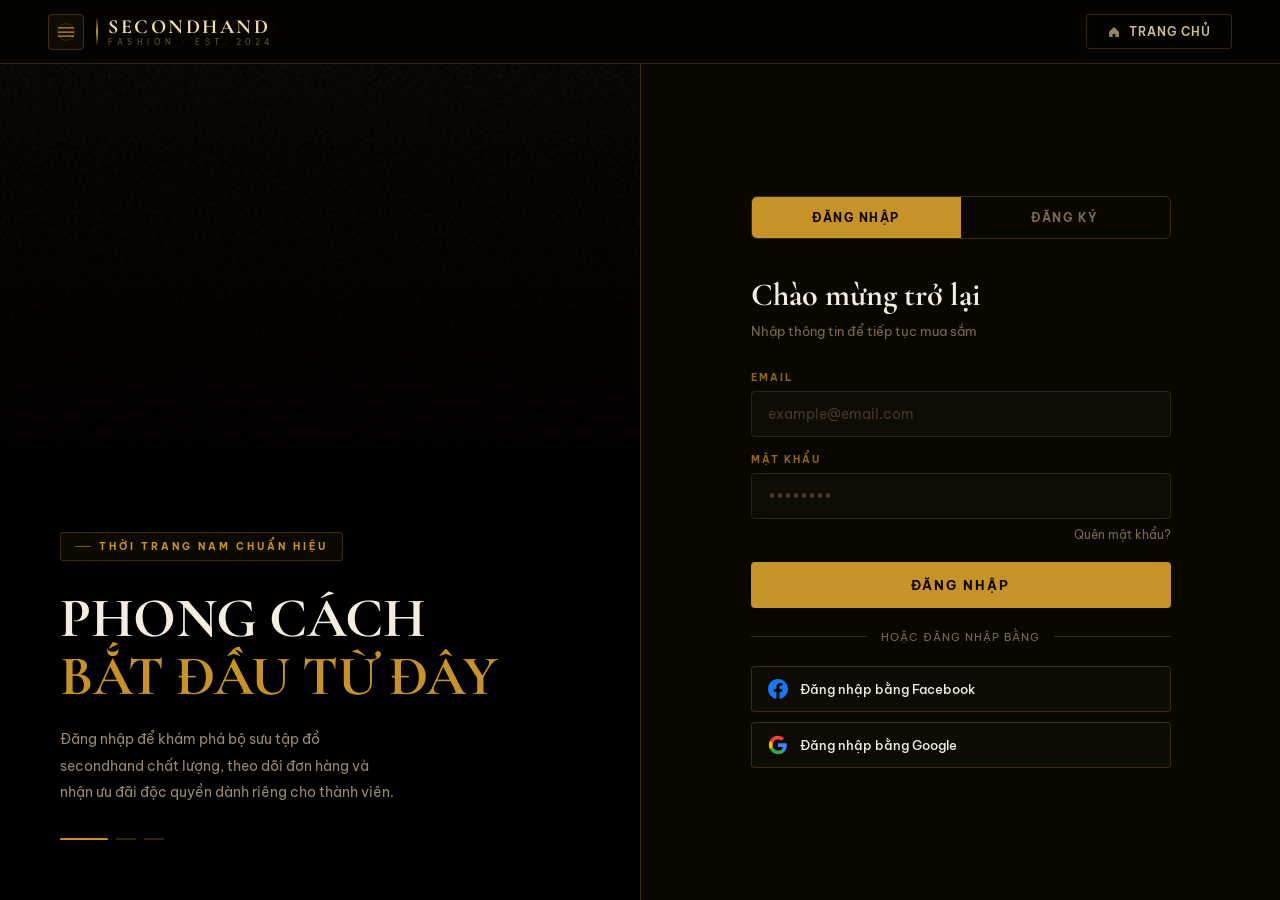
<file: thanhtoan.html>
<!DOCTYPE html>
<html lang="vi">
<head>
    <meta charset="UTF-8">
    <meta name="viewport" content="width=device-width, initial-scale=1.0">
    <title>Thanh Toán – Shop Secondhand</title>
    <link href="https://fonts.googleapis.com/css2?family=Playfair+Display:wght@700;900&family=Be+Vietnam+Pro:wght@300;400;500;600;700&display=swap" rel="stylesheet">
    <style>
        *, *::before, *::after { box-sizing: border-box; margin: 0; padding: 0; }
        body {
            font-family: 'Be Vietnam Pro', sans-serif;
            background: #0f0902;
            color: #f5ede0;
            min-height: 100vh;
            -webkit-font-smoothing: antialiased;
        }

        /* ── HEADER ── */
        .co-header {
            padding: 18px 40px;
            display: flex; align-items: center; justify-content: space-between;
            border-bottom: 1px solid rgba(200,146,42,0.2);
            background: rgba(10,6,1,0.98);
        }
        .co-logo { font-family: 'Playfair Display', serif; font-size: 20px; color: #c8922a; text-decoration: none; letter-spacing: 2px; }
        .co-logo small { display: block; font-size: 9px; letter-spacing: 4px; color: #6a5a45; font-family: 'Be Vietnam Pro', sans-serif; font-weight: 300; }
        .co-steps { display: flex; align-items: center; gap: 8px; font-size: 12px; }
        .co-step { padding: 6px 14px; border-radius: 20px; font-weight: 600; letter-spacing: .5px; }
        .co-step.active { background: #c8922a; color: #1a1209; }
        .co-step.done { color: #56a870; }
        .co-step.pending { color: #5a4a35; }
        .co-sep { color: #3a2a18; font-size: 10px; }

        /* ── LAYOUT ── */
        .co-layout {
            max-width: 1100px; margin: 0 auto; padding: 36px 24px;
            display: grid; grid-template-columns: 1fr 380px; gap: 32px;
            align-items: start;
        }
        @media(max-width:768px){ .co-layout{ grid-template-columns:1fr; } }

        /* ── LEFT: FORM ── */
        .co-form-section { display: flex; flex-direction: column; gap: 24px; }
        .co-card {
            background: rgba(20,12,4,0.95); border: 1px solid rgba(200,146,42,0.18);
            border-radius: 10px; padding: 24px;
        }
        .co-card-title {
            font-size: 14px; font-weight: 700; color: #c8922a;
            letter-spacing: 1.5px; text-transform: uppercase;
            margin-bottom: 20px; padding-bottom: 12px;
            border-bottom: 1px solid rgba(200,146,42,0.15);
            display: flex; align-items: center; gap: 8px;
        }
        .field-row { display: grid; grid-template-columns: 1fr 1fr; gap: 14px; }
        .field { margin-bottom: 14px; }
        .field label {
            display: block; font-size: 11px; font-weight: 600;
            letter-spacing: 1px; text-transform: uppercase; color: #6a5a45; margin-bottom: 6px;
        }
        .field input, .field select, .field textarea {
            width: 100%; padding: 12px 14px;
            background: rgba(255,255,255,0.03);
            border: 1px solid rgba(200,146,42,0.22); border-radius: 6px;
            color: #f5ede0; font-family: 'Be Vietnam Pro', sans-serif; font-size: 14px;
            outline: none; transition: all .25s;
        }
        .field input:focus, .field select:focus, .field textarea:focus {
            border-color: #c8922a; background: rgba(200,146,42,0.04);
            box-shadow: 0 0 0 3px rgba(200,146,42,0.1);
        }
        .field input::placeholder, .field textarea::placeholder { color: #4a3a28; }
        .field select option { background: #1e1408; color: #e8d5b0; }
        .field textarea { resize: vertical; min-height: 80px; }

        /* ── PAYMENT METHOD ── */
        .pay-methods { display: grid; grid-template-columns: repeat(3,1fr); gap: 10px; }
        .pay-method {
            border: 2px solid rgba(200,146,42,0.2); border-radius: 8px; padding: 14px 10px;
            text-align: center; cursor: pointer; transition: all .25s;
            display: flex; flex-direction: column; align-items: center; gap: 6px;
        }
        .pay-method:hover { border-color: rgba(200,146,42,0.5); background: rgba(200,146,42,0.04); }
        .pay-method.selected { border-color: #c8922a; background: rgba(200,146,42,0.08); }
        .pay-method .pm-icon { font-size: 24px; }
        .pay-method .pm-name { font-size: 11px; font-weight: 600; letter-spacing: .5px; color: #c8b88a; }

        /* ── RIGHT: ORDER SUMMARY ── */
        .co-summary { position: sticky; top: 24px; }
        .co-summary-title {
            font-size: 14px; font-weight: 700; color: #c8922a;
            letter-spacing: 1.5px; text-transform: uppercase;
            margin-bottom: 18px; padding-bottom: 12px;
            border-bottom: 1px solid rgba(200,146,42,0.15);
        }
        .order-items { display: flex; flex-direction: column; gap: 12px; margin-bottom: 20px; }
        .order-item {
            display: flex; align-items: center; gap: 12px;
            padding: 10px 0; border-bottom: 1px solid rgba(200,146,42,0.08);
        }
        .order-item-img {
            width: 56px; height: 56px; border-radius: 6px; background: #2a1a08;
            display: flex; align-items: center; justify-content: center;
            font-size: 22px; flex-shrink: 0;
        }
        .order-item-info { flex: 1; }
        .order-item-name { font-size: 13px; color: #d0c0a0; font-weight: 500; line-height: 1.4; }
        .order-item-price { font-size: 13px; color: #c8922a; font-weight: 700; margin-top: 2px; }
        .order-item-remove {
            background: none; border: none; color: #5a4a35; cursor: pointer;
            font-size: 16px; padding: 4px; transition: color .2s;
        }
        .order-item-remove:hover { color: #e05a3a; }

        /* Coupon */
        .coupon-row {
            display: flex; gap: 8px; margin-bottom: 16px;
        }
        .coupon-row input {
            flex: 1; padding: 10px 14px;
            background: rgba(255,255,255,0.03);
            border: 1px solid rgba(200,146,42,0.22); border-radius: 6px;
            color: #f5ede0; font-family: 'Be Vietnam Pro', sans-serif; font-size: 13px; outline: none;
        }
        .coupon-row button {
            padding: 10px 18px; background: transparent;
            border: 1px solid rgba(200,146,42,0.4); border-radius: 6px;
            color: #c8922a; font-size: 13px; font-weight: 600; cursor: pointer; transition: all .2s;
        }
        .coupon-row button:hover { background: rgba(200,146,42,0.1); }

        .price-rows { display: flex; flex-direction: column; gap: 8px; margin-bottom: 20px; }
        .price-row-item {
            display: flex; justify-content: space-between; align-items: center;
            font-size: 13px; color: #8a7560;
        }
        .price-row-item.total {
            font-size: 18px; font-weight: 700; color: #c8922a;
            padding-top: 12px; border-top: 1px solid rgba(200,146,42,0.2);
            font-family: 'Playfair Display', serif;
        }
        .price-row-item span:last-child { color: #d0c0a0; }
        .price-row-item.total span:last-child { color: #c8922a; }
        .price-row-item.discount span:last-child { color: #56a870; }

        .btn-place-order {
            width: 100%; padding: 16px;
            background: #c8922a; color: #1a1209;
            border: none; border-radius: 8px;
            font-family: 'Playfair Display', serif;
            font-size: 16px; font-weight: 700; letter-spacing: 1px;
            cursor: pointer; transition: all .25s;
        }
        .btn-place-order:hover { background: #a8741a; transform: translateY(-1px); box-shadow: 0 8px 24px rgba(200,146,42,0.3); }
        .btn-place-order:active { transform: translateY(0); }

        .co-back {
            display: inline-flex; align-items: center; gap: 6px;
            font-size: 13px; color: #6a5a45; text-decoration: none; transition: color .2s;
            margin-top: 14px;
        }
        .co-back:hover { color: #c8922a; }

        /* ── TOAST ── */
        #co-toast {
            position: fixed; bottom: 28px; left: 50%; transform: translateX(-50%);
            background: #1a1209; color: #c8922a; padding: 12px 26px; border-radius: 30px;
            font-size: 14px; font-weight: 600; z-index: 9999;
            border: 1px solid #c8922a; box-shadow: 0 4px 20px rgba(0,0,0,0.5);
            transition: opacity .4s; opacity: 0; pointer-events: none;
        }

        /* ── SUCCESS OVERLAY ── */
        #success-overlay {
            display: none; position: fixed; inset: 0;
            background: rgba(0,0,0,0.85); z-index: 9999;
            align-items: center; justify-content: center;
        }
        .success-box {
            background: #1c1208; border: 1px solid rgba(200,146,42,0.3);
            border-radius: 16px; padding: 48px 40px; text-align: center; max-width: 440px; width: 90%;
            animation: pdSlideIn .3s cubic-bezier(.34,1.56,.64,1);
        }
        @keyframes pdSlideIn { from{opacity:0;transform:translateY(24px) scale(.97)} to{opacity:1;transform:translateY(0) scale(1)} }
        .success-icon { font-size: 56px; margin-bottom: 16px; }
        .success-box h2 { font-family: 'Playfair Display', serif; font-size: 26px; color: #c8922a; margin-bottom: 12px; }
        .success-box p { font-size: 14px; color: #8a7560; line-height: 1.7; margin-bottom: 24px; }
        .success-order-id { font-size: 12px; color: #c8922a; background: rgba(200,146,42,0.1); padding: 8px 16px; border-radius: 20px; display: inline-block; margin-bottom: 24px; }
        .btn-back-home { padding: 13px 32px; background: #c8922a; color: #1a1209; border: none; border-radius: 8px; font-size: 14px; font-weight: 700; cursor: pointer; text-decoration: none; display: inline-block; transition: background .2s; font-family: 'Be Vietnam Pro', sans-serif; }
        .btn-back-home:hover { background: #a8741a; }
    </style>
</head>
<body>

<div id="co-toast"></div>

<!-- SUCCESS OVERLAY -->
<div id="success-overlay" style="display:none;align-items:center;justify-content:center;">
    <div class="success-box">
        <div class="success-icon">🎉</div>
        <h2>Đặt hàng thành công!</h2>
        <p>Cảm ơn bạn đã tin tưởng Shop Secondhand. Chúng tôi sẽ liên hệ xác nhận đơn hàng trong vòng 30 phút.</p>
        <div class="success-order-id" id="order-id-display">Mã đơn: #SH2026001</div>
        <br>
        <a href="index.html" class="btn-back-home">Tiếp tục mua sắm</a>
    </div>
</div>

<!-- HEADER -->
<div class="co-header">
    <a href="trangchu.html" class="co-logo">SHOP<small>SECONDHAND</small></a>
    <div class="co-steps">
        <span class="co-step done">✓ Giỏ hàng</span>
        <span class="co-sep">›</span>
        <span class="co-step active">Thông tin</span>
        <span class="co-sep">›</span>
        <span class="co-step pending">Xác nhận</span>
    </div>
</div>

<!-- MAIN -->
<div class="co-layout">

    <!-- LEFT – FORM -->
    <div class="co-form-section">

        <!-- THÔNG TIN GIAO HÀNG -->
        <div class="co-card">
            <div class="co-card-title">📍 Thông tin giao hàng</div>
            <div class="field-row">
                <div class="field">
                    <label>Họ và tên *</label>
                    <input type="text" id="co-name" placeholder="Nguyễn Văn A">
                </div>
                <div class="field">
                    <label>Số điện thoại *</label>
                    <input type="tel" id="co-phone" placeholder="09xxxxxxxx">
                </div>
            </div>
            <div class="field">
                <label>Email</label>
                <input type="email" id="co-email" placeholder="example@email.com">
            </div>
            <div class="field-row">
                <div class="field">
                    <label>Tỉnh / Thành phố *</label>
                    <select id="co-city">
                        <option value="">Chọn tỉnh thành</option>
                        <option>TP. Hồ Chí Minh</option>
                        <option>Hà Nội</option>
                        <option>Đà Nẵng</option>
                        <option>Bình Dương</option>
                        <option>Đồng Nai</option>
                        <option>Cần Thơ</option>
                        <option>Khác</option>
                    </select>
                </div>
                <div class="field">
                    <label>Quận / Huyện *</label>
                    <input type="text" id="co-district" placeholder="Quận/Huyện">
                </div>
            </div>
            <div class="field">
                <label>Địa chỉ cụ thể *</label>
                <input type="text" id="co-address" placeholder="Số nhà, tên đường, phường/xã...">
            </div>
            <div class="field">
                <label>Ghi chú (tùy chọn)</label>
                <textarea id="co-note" placeholder="Ghi chú cho shop: giao giờ hành chính, để trước cổng..."></textarea>
            </div>
        </div>

        <!-- PHƯƠNG THỨC THANH TOÁN -->
        <div class="co-card">
            <div class="co-card-title">💳 Phương thức thanh toán</div>
            <div class="pay-methods">
                <div class="pay-method selected" data-pay="cod" onclick="selectPay(this)">
                    <div class="pm-icon">💵</div>
                    <div class="pm-name">COD<br><span style="font-size:9px;color:#6a5a45;">Thanh toán khi nhận</span></div>
                </div>
                <div class="pay-method" data-pay="momo" onclick="selectPay(this)">
                    <div class="pm-icon">💜</div>
                    <div class="pm-name">MoMo</div>
                </div>
                <div class="pay-method" data-pay="vnpay" onclick="selectPay(this)">
                    <div class="pm-icon">🏦</div>
                    <div class="pm-name">VNPay</div>
                </div>
                <div class="pay-method" data-pay="zalopay" onclick="selectPay(this)">
                    <div class="pm-icon">💙</div>
                    <div class="pm-name">ZaloPay</div>
                </div>
                <div class="pay-method" data-pay="atm" onclick="selectPay(this)">
                    <div class="pm-icon">💳</div>
                    <div class="pm-name">Thẻ ATM</div>
                </div>
                <div class="pay-method" data-pay="shopee" onclick="selectPay(this)">
                    <div class="pm-icon">🧡</div>
                    <div class="pm-name">ShopeePay</div>
                </div>
            </div>
        </div>

    </div>

    <!-- RIGHT – ORDER SUMMARY -->
    <div class="co-summary">
        <div class="co-card">
            <div class="co-summary-title">🛒 Đơn hàng của bạn</div>
            <div class="order-items" id="order-items-list">
                <!-- JS render -->
                <div style="color:#5a4a35;font-size:13px;text-align:center;padding:16px 0;">Đang tải giỏ hàng...</div>
            </div>

            <!-- Coupon -->
            <div class="coupon-row">
                <input type="text" id="coupon-input" placeholder="Nhập mã ưu đãi (APR60, APR90)">
                <button onclick="applyCoupon()">Áp dụng</button>
            </div>

            <!-- Price breakdown -->
            <div class="price-rows">
                <div class="price-row-item">
                    <span>Tạm tính</span>
                    <span id="subtotal-val">0đ</span>
                </div>
                <div class="price-row-item discount" id="discount-row" style="display:none;">
                    <span>Giảm giá</span>
                    <span id="discount-val">-0đ</span>
                </div>
                <div class="price-row-item">
                    <span>Phí vận chuyển</span>
                    <span id="ship-val">Miễn phí</span>
                </div>
                <div class="price-row-item total">
                    <span>Tổng cộng</span>
                    <span id="total-val">0đ</span>
                </div>
            </div>

            <button class="btn-place-order" onclick="placeOrder()">Đặt hàng ngay →</button>
            <a href="index.html" class="co-back">← Quay lại cửa hàng</a>
        </div>
    </div>

</div>

<script>
let cartData = [];
let subtotal = 0;
let discount = 0;
let selectedPay = 'cod';

/* ── LOAD CART ── */
(function(){
    const raw = localStorage.getItem('sh_cart');
    if(raw){
        try{
            const d = JSON.parse(raw);
            cartData = d.items || d || [];
            if(!Array.isArray(cartData)) cartData=[];
            subtotal = cartData.reduce((s,i)=>s+i.price,0);
        } catch(e){ cartData=[]; }
    }
    renderOrderItems();
    updatePrices();
})();

function renderOrderItems(){
    const el = document.getElementById('order-items-list');
    if(!cartData.length){
        el.innerHTML='<div style="color:#5a4a35;font-size:13px;text-align:center;padding:16px 0;">Giỏ hàng trống. <a href="trangchu.html" style="color:#c8922a;">Quay lại mua sắm</a></div>';
        return;
    }
    el.innerHTML = cartData.map((item,i)=>`
        <div class="order-item">
            <div class="order-item-img">👕</div>
            <div class="order-item-info">
                <div class="order-item-name">${item.name}</div>
                <div class="order-item-price">${item.price.toLocaleString('vi-VN')}đ</div>
            </div>
            <button class="order-item-remove" onclick="removeItem(${i})">✕</button>
        </div>`).join('');
}

function removeItem(i){
    cartData.splice(i,1);
    subtotal = cartData.reduce((s,it)=>s+it.price,0);
    renderOrderItems();
    updatePrices();
    localStorage.setItem('sh_cart', JSON.stringify({items:cartData, total:subtotal}));
}

function updatePrices(){
    document.getElementById('subtotal-val').textContent = subtotal.toLocaleString('vi-VN')+'đ';
    document.getElementById('total-val').textContent = Math.max(0,subtotal-discount).toLocaleString('vi-VN')+'đ';
    const ship = subtotal >= 399000 ? 'Miễn phí' : '30.000đ';
    document.getElementById('ship-val').textContent = ship;
}

function applyCoupon(){
    const code = document.getElementById('coupon-input').value.trim().toUpperCase();
    if(code==='APR60' && subtotal>=799000){ discount=60000; showToast('✅ Áp dụng mã APR60 – Giảm 60.000đ'); }
    else if(code==='APR90' && subtotal>=1099000){ discount=90000; showToast('✅ Áp dụng mã APR90 – Giảm 90.000đ'); }
    else { discount=0; showToast('⚠️ Mã không hợp lệ hoặc chưa đủ điều kiện!'); return; }
    const row=document.getElementById('discount-row');
    row.style.display='flex';
    document.getElementById('discount-val').textContent='-'+discount.toLocaleString('vi-VN')+'đ';
    updatePrices();
}

function selectPay(el){
    document.querySelectorAll('.pay-method').forEach(m=>m.classList.remove('selected'));
    el.classList.add('selected');
    selectedPay = el.dataset.pay;
}

function placeOrder(){
    const name    = document.getElementById('co-name').value.trim();
    const phone   = document.getElementById('co-phone').value.trim();
    const city    = document.getElementById('co-city').value;
    const district= document.getElementById('co-district').value.trim();
    const address = document.getElementById('co-address').value.trim();

    if(!name)    { showToast('⚠️ Vui lòng nhập họ và tên!'); return; }
    if(!phone || !/^(0|\+84)[0-9]{8,10}$/.test(phone)) { showToast('⚠️ Số điện thoại không hợp lệ!'); return; }
    if(!city)    { showToast('⚠️ Vui lòng chọn tỉnh thành!'); return; }
    if(!district){ showToast('⚠️ Vui lòng nhập quận/huyện!'); return; }
    if(!address) { showToast('⚠️ Vui lòng nhập địa chỉ!'); return; }
    if(!cartData.length){ showToast('⚠️ Giỏ hàng trống!'); return; }

    // Generate order ID
    const orderId = 'SH' + Date.now().toString().slice(-8);
    document.getElementById('order-id-display').textContent = 'Mã đơn: #' + orderId;

    // Save order
    const orders = JSON.parse(localStorage.getItem('sh_orders')||'[]');
    orders.push({ id:orderId, items:cartData, total:subtotal-discount, name, phone, city, district, address, pay:selectedPay, date: new Date().toLocaleString('vi-VN') });
    localStorage.setItem('sh_orders', JSON.stringify(orders));

    // Clear cart
    localStorage.removeItem('sh_cart');

    // Show success
    const overlay = document.getElementById('success-overlay');
    overlay.style.display = 'flex';
}

function showToast(msg){
    const t=document.getElementById('co-toast');
    t.textContent=msg; t.style.opacity='1';
    clearTimeout(t._t);
    t._t=setTimeout(()=>t.style.opacity='0',2800);
}

// If cart empty and no data, check login
const isLogin = localStorage.getItem('isLogin')||localStorage.getItem('sh_current');
if(!isLogin){ window.location.href='dangnhap.html'; }

// Pre-fill if logged in
const cur = JSON.parse(localStorage.getItem('sh_current')||'null');
if(cur){
    document.getElementById('co-name').value = cur.name || '';
    document.getElementById('co-email').value = cur.email || '';
}
</script>
</body>
</html>
</file>
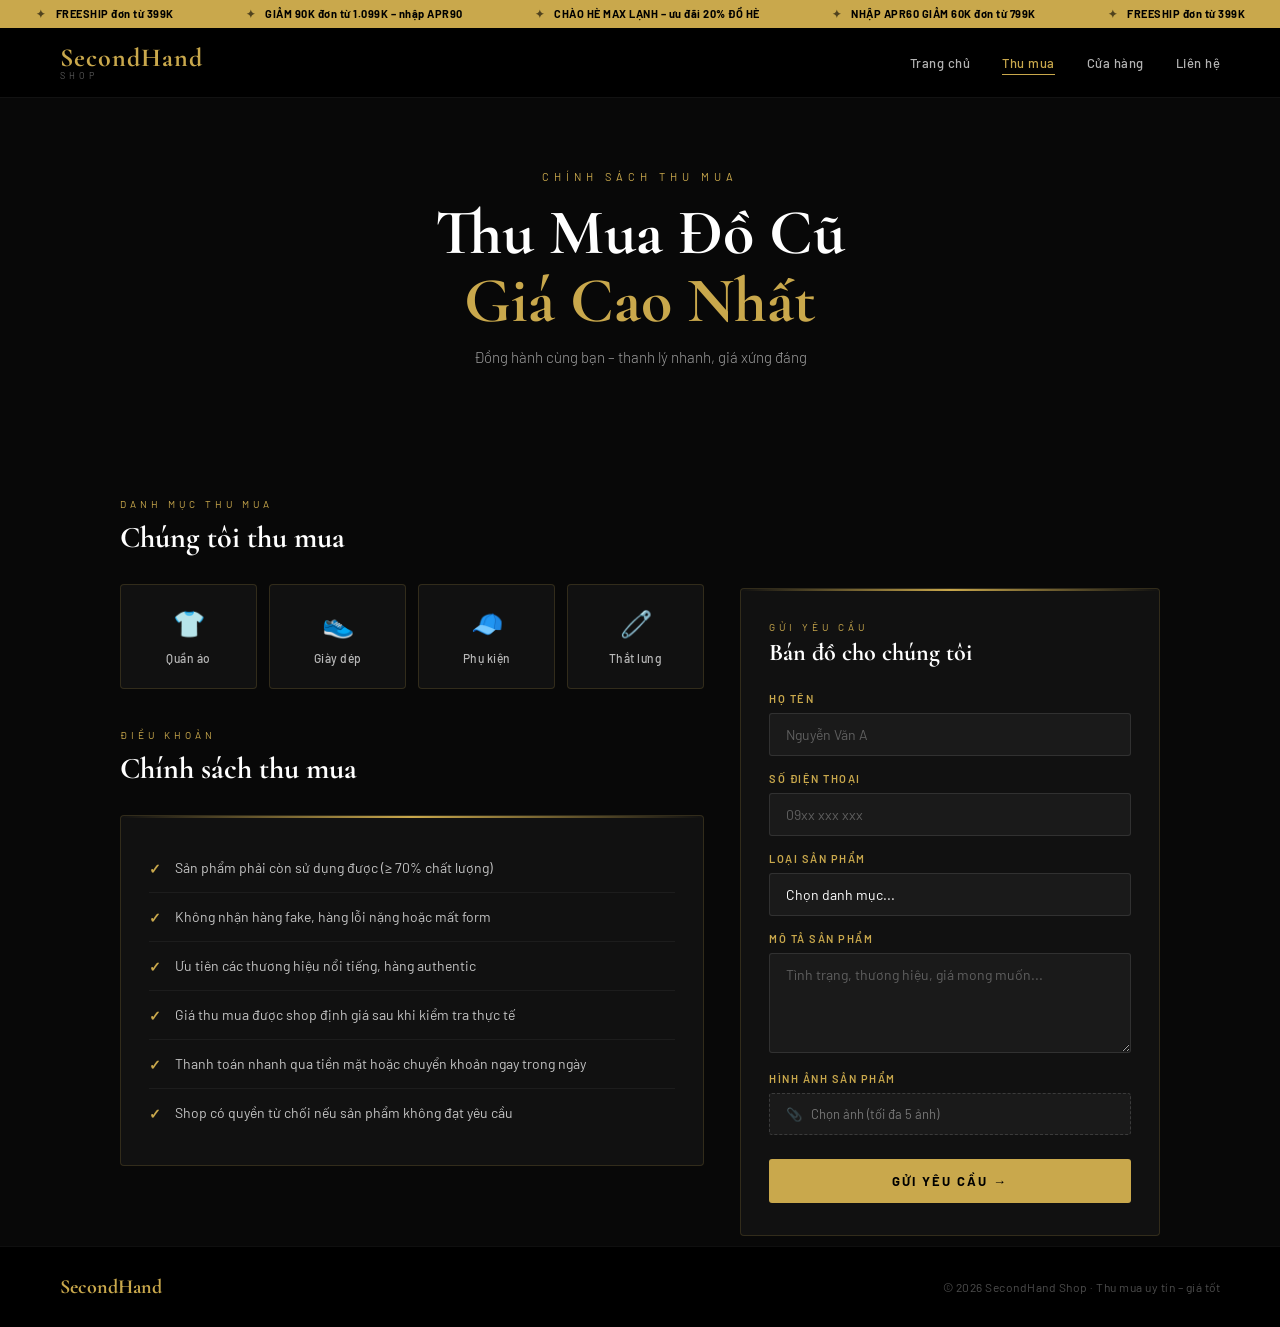
<file: thumua.html>
<!DOCTYPE html>
<html lang="vi">
<head>
<meta charset="UTF-8">
<meta name="viewport" content="width=device-width, initial-scale=1.0">
<title>Thu Mua Đồ Cũ – SecondHand Shop</title>
<link href="https://fonts.googleapis.com/css2?family=Cormorant+Garamond:wght@400;600;700&family=Barlow:wght@300;400;500;600&display=swap" rel="stylesheet">
<style>
*, *::before, *::after { margin: 0; padding: 0; box-sizing: border-box; }

:root {
  --gold: #C9A84C;
  --gold-light: #E8C97A;
  --gold-dim: rgba(201,168,76,0.12);
  --black: #080808;
  --card-bg: #111111;
  --card-bg2: #0e0e0e;
  --border: rgba(201,168,76,0.18);
  --gray: #999;
}

body {
  font-family: 'Barlow', sans-serif;
  background: var(--black);
  color: white;
  min-height: 100vh;
}

/* ── TICKER ── */
.ticker-bar {
  background: var(--gold);
  color: #000;
  font-size: 11px;
  font-weight: 700;
  letter-spacing: 0.5px;
  overflow: hidden;
  height: 28px;
  display: flex;
  align-items: center;
}
.ticker-track {
  display: flex;
  white-space: nowrap;
  animation: ticker 28s linear infinite;
}
.ticker-track span { padding: 0 36px; }
.ticker-track span::before { content: "✦"; margin-right: 10px; opacity: 0.6; }
@keyframes ticker {
  0% { transform: translateX(0); }
  100% { transform: translateX(-50%); }
}

/* ── HEADER ── */
.header {
  background: #000;
  border-bottom: 1px solid rgba(255,255,255,0.07);
  padding: 0 60px;
  display: flex;
  align-items: center;
  justify-content: space-between;
  height: 70px;
  position: sticky;
  top: 0;
  z-index: 99;
}
.logo { display: flex; flex-direction: column; line-height: 1; }
.logo-main {
  font-family: 'Cormorant Garamond', serif;
  font-size: 26px; font-weight: 700; color: var(--gold); letter-spacing: 1px;
}
.logo-sub { font-size: 9px; letter-spacing: 4px; color: rgba(255,255,255,0.35); text-transform: uppercase; }
.nav { display: flex; gap: 32px; align-items: center; }
.nav a {
  color: rgba(255,255,255,0.7); text-decoration: none; font-size: 13px;
  font-weight: 500; letter-spacing: 0.5px; transition: color 0.25s; position: relative;
}
.nav a::after {
  content: ''; position: absolute; bottom: -4px; left: 0; right: 0; height: 1px;
  background: var(--gold); transform: scaleX(0); transition: transform 0.25s;
}
.nav a:hover { color: var(--gold); }
.nav a:hover::after, .nav a.active::after { transform: scaleX(1); }
.nav a.active { color: var(--gold); }

/* ── HERO ── */
.hero {
  position: relative;
  height: 340px;
  background: url("https://images.unsplash.com/photo-1521335629791-ce4aec67dd47?w=1400&q=80") center/cover no-repeat;
  display: flex;
  flex-direction: column;
  justify-content: center;
  align-items: center;
  text-align: center;
  overflow: hidden;
}
.hero::before {
  content: '';
  position: absolute;
  inset: 0;
  background: linear-gradient(to bottom, rgba(8,8,8,0.3) 0%, rgba(8,8,8,0.75) 100%);
}
.hero::after {
  content: '';
  position: absolute;
  bottom: 0; left: 0; right: 0;
  height: 80px;
  background: linear-gradient(to bottom, transparent, var(--black));
}
.hero-inner {
  position: relative;
  z-index: 2;
}
.hero-label {
  font-size: 11px; letter-spacing: 5px; color: var(--gold); text-transform: uppercase; margin-bottom: 16px;
}
.hero h1 {
  font-family: 'Cormorant Garamond', serif;
  font-size: clamp(36px, 5vw, 68px);
  font-weight: 700;
  color: white;
  line-height: 1.05;
}
.hero h1 span { color: var(--gold); }
.hero-sub { margin-top: 14px; font-size: 15px; color: rgba(255,255,255,0.6); font-weight: 300; }

/* ── MAIN ── */
.main {
  max-width: 1100px;
  margin: 0 auto;
  padding: 60px 30px 80px;
  display: grid;
  grid-template-columns: 1fr 420px;
  gap: 36px;
  align-items: start;
}

/* ── SECTION LABEL ── */
.section-label {
  font-size: 10px; letter-spacing: 4px; color: var(--gold); text-transform: uppercase; margin-bottom: 10px;
}
.section-title {
  font-family: 'Cormorant Garamond', serif;
  font-size: 30px; font-weight: 700; color: white; margin-bottom: 28px; line-height: 1.2;
}

/* ── CATEGORY GRID ── */
.cat-grid {
  display: grid;
  grid-template-columns: repeat(4, 1fr);
  gap: 12px;
  margin-bottom: 40px;
}
.cat-item {
  background: var(--card-bg);
  border: 1px solid var(--border);
  border-radius: 4px;
  padding: 22px 12px;
  text-align: center;
  cursor: pointer;
  transition: all 0.25s;
}
.cat-item:hover {
  border-color: var(--gold);
  background: var(--gold-dim);
  transform: translateY(-3px);
}
.cat-emoji { font-size: 26px; display: block; margin-bottom: 8px; }
.cat-name { font-size: 12px; font-weight: 500; letter-spacing: 0.5px; color: rgba(255,255,255,0.7); }

/* ── POLICY ── */
.policy-card {
  background: var(--card-bg);
  border: 1px solid var(--border);
  border-radius: 4px;
  padding: 28px;
  position: relative;
  overflow: hidden;
}
.policy-card::before {
  content: '';
  position: absolute;
  top: 0; left: 0; right: 0;
  height: 2px;
  background: linear-gradient(to right, transparent, var(--gold), transparent);
}
.policy-list { list-style: none; }
.policy-list li {
  display: flex;
  align-items: flex-start;
  gap: 14px;
  padding: 13px 0;
  border-bottom: 1px solid rgba(255,255,255,0.05);
  font-size: 14px;
  color: rgba(255,255,255,0.75);
  line-height: 1.5;
}
.policy-list li:last-child { border-bottom: none; }
.policy-list li::before {
  content: "✓";
  color: var(--gold);
  font-weight: 700;
  font-size: 14px;
  flex-shrink: 0;
  margin-top: 1px;
}

/* ── FORM SIDE ── */
.form-card {
  background: var(--card-bg);
  border: 1px solid var(--border);
  border-radius: 4px;
  padding: 32px 28px;
  position: sticky;
  top: 90px;
  position: relative;
  overflow: hidden;
}
.form-card::before {
  content: '';
  position: absolute;
  top: 0; left: 0; right: 0;
  height: 2px;
  background: linear-gradient(to right, transparent, var(--gold), transparent);
}

/* Form elements */
.form-group { margin-bottom: 16px; }
.form-label {
  display: block;
  font-size: 11px;
  font-weight: 600;
  letter-spacing: 1.5px;
  color: var(--gold);
  text-transform: uppercase;
  margin-bottom: 8px;
}

input[type=text], input[type=tel], select, textarea {
  width: 100%;
  padding: 12px 16px;
  background: rgba(255,255,255,0.04);
  border: 1px solid rgba(255,255,255,0.1);
  border-radius: 3px;
  color: white;
  font-family: 'Barlow', sans-serif;
  font-size: 14px;
  transition: border-color 0.25s;
  appearance: none;
  -webkit-appearance: none;
}
input[type=text]:focus,
input[type=tel]:focus,
select:focus,
textarea:focus {
  outline: none;
  border-color: var(--gold);
  background: rgba(201,168,76,0.04);
}
input::placeholder, textarea::placeholder { color: rgba(255,255,255,0.3); }

select option { background: #1a1a1a; }

textarea { resize: vertical; min-height: 100px; }

.file-label {
  display: flex;
  align-items: center;
  gap: 12px;
  padding: 12px 16px;
  background: rgba(255,255,255,0.04);
  border: 1px dashed rgba(255,255,255,0.15);
  border-radius: 3px;
  cursor: pointer;
  font-size: 13px;
  color: rgba(255,255,255,0.4);
  transition: all 0.25s;
}
.file-label:hover { border-color: var(--gold); color: var(--gold); }
input[type=file] { display: none; }

.submit-btn {
  width: 100%;
  padding: 14px;
  background: var(--gold);
  color: #000;
  border: none;
  font-family: 'Barlow', sans-serif;
  font-size: 13px;
  font-weight: 700;
  letter-spacing: 2px;
  text-transform: uppercase;
  cursor: pointer;
  border-radius: 3px;
  margin-top: 8px;
  transition: all 0.25s;
}
.submit-btn:hover {
  background: var(--gold-light);
  transform: translateY(-2px);
  box-shadow: 0 8px 30px rgba(201,168,76,0.3);
}

/* ── SUCCESS STATE ── */
.success-msg {
  display: none;
  text-align: center;
  padding: 20px;
}
.success-msg .check { font-size: 48px; margin-bottom: 12px; }
.success-msg h3 {
  font-family: 'Cormorant Garamond', serif;
  font-size: 24px; color: var(--gold); margin-bottom: 8px;
}
.success-msg p { font-size: 14px; color: rgba(255,255,255,0.6); }

/* ── FOOTER ── */
.footer {
  background: #000;
  border-top: 1px solid rgba(255,255,255,0.06);
  padding: 28px 60px;
  display: flex;
  align-items: center;
  justify-content: space-between;
}
.footer-logo { font-family: 'Cormorant Garamond', serif; font-size: 20px; color: var(--gold); font-weight: 700; }
.footer-copy { font-size: 12px; color: rgba(255,255,255,0.3); letter-spacing: 0.5px; }

/* ── RESPONSIVE ── */
@media (max-width: 900px) {
  .main { grid-template-columns: 1fr; }
  .cat-grid { grid-template-columns: repeat(2, 1fr); }
  .form-card { position: static; }
  .header { padding: 0 20px; }
  .footer { flex-direction: column; gap: 12px; text-align: center; padding: 24px; }
}
</style>
</head>
<body>

<!-- TICKER -->
<div class="ticker-bar">
  <div class="ticker-track">
    <span>FREESHIP đơn từ 399K</span>
    <span>GIẢM 90K đơn từ 1.099K – nhập APR90</span>
    <span>CHÀO HÈ MAX LẠNH – ưu đãi 20% ĐỒ HÈ</span>
    <span>NHẬP APR60 GIẢM 60K đơn từ 799K</span>
    <span>FREESHIP đơn từ 399K</span>
    <span>GIẢM 90K đơn từ 1.099K – nhập APR90</span>
    <span>CHÀO HÈ MAX LẠNH – ưu đãi 20% ĐỒ HÈ</span>
    <span>NHẬP APR60 GIẢM 60K đơn từ 799K</span>
  </div>
</div>

<!-- HEADER -->
<header class="header">
  <div class="logo">
    <span class="logo-main">SecondHand</span>
    <span class="logo-sub">Shop</span>
  </div>
  <nav class="nav">
    <a href="trangchu.html">Trang chủ</a>
    <a href="thumua.html" class="active">Thu mua</a>
    <a href="index.html">Cửa hàng</a>
    <a href="contact.html" >Liên hệ</a>
  </nav>
</header>

<!-- HERO -->
<div class="hero">
  <div class="hero-inner">
    <p class="hero-label">Chính sách thu mua</p>
    <h1>Thu Mua Đồ Cũ<br><span>Giá Cao Nhất</span></h1>
    <p class="hero-sub">Đồng hành cùng bạn – thanh lý nhanh, giá xứng đáng</p>
  </div>
</div>

<!-- MAIN CONTENT -->
<div class="main">

  <!-- LEFT COLUMN -->
  <div>

    <!-- CATEGORIES -->
    <div class="section-label">Danh mục thu mua</div>
    <div class="section-title">Chúng tôi thu mua</div>

    <div class="cat-grid">
      <div class="cat-item"><span class="cat-emoji">👕</span><span class="cat-name">Quần áo</span></div>
      <div class="cat-item"><span class="cat-emoji">👟</span><span class="cat-name">Giày dép</span></div>
      <div class="cat-item"><span class="cat-emoji">🧢</span><span class="cat-name">Phụ kiện</span></div>
      <div class="cat-item"><span class="cat-emoji">🧷</span><span class="cat-name">Thắt lưng</span></div>
    </div>

    <!-- POLICY -->
    <div class="section-label">Điều khoản</div>
    <div class="section-title">Chính sách thu mua</div>

    <div class="policy-card">
      <ul class="policy-list">
        <li>Sản phẩm phải còn sử dụng được (≥ 70% chất lượng)</li>
        <li>Không nhận hàng fake, hàng lỗi nặng hoặc mất form</li>
        <li>Ưu tiên các thương hiệu nổi tiếng, hàng authentic</li>
        <li>Giá thu mua được shop định giá sau khi kiểm tra thực tế</li>
        <li>Thanh toán nhanh qua tiền mặt hoặc chuyển khoản ngay trong ngày</li>
        <li>Shop có quyền từ chối nếu sản phẩm không đạt yêu cầu</li>
      </ul>
    </div>

  </div>

  <!-- RIGHT COLUMN: FORM -->
  <div class="form-card">
    <div class="section-label" style="margin-bottom:6px">Gửi yêu cầu</div>
    <div class="section-title" style="font-size:24px;margin-bottom:24px">Bán đồ cho chúng tôi</div>

    <div id="formWrap">
      <div class="form-group">
        <label class="form-label">Họ tên</label>
        <input type="text" placeholder="Nguyễn Văn A">
      </div>

      <div class="form-group">
        <label class="form-label">Số điện thoại</label>
        <input type="tel" placeholder="09xx xxx xxx">
      </div>

      <div class="form-group">
        <label class="form-label">Loại sản phẩm</label>
        <select>
          <option value="">Chọn danh mục...</option>
          <option>Quần áo</option>
          <option>Giày dép</option>
          <option>Phụ kiện</option>
          <option>Thắt lưng</option>
        </select>
      </div>

      <div class="form-group">
        <label class="form-label">Mô tả sản phẩm</label>
        <textarea placeholder="Tình trạng, thương hiệu, giá mong muốn..."></textarea>
      </div>

      <div class="form-group">
        <label class="form-label">Hình ảnh sản phẩm</label>
        <label class="file-label" for="fileInput">
          📎 &nbsp; Chọn ảnh (tối đa 5 ảnh)
        </label>
        <input type="file" id="fileInput" multiple accept="image/*">
      </div>

      <button class="submit-btn" onclick="handleSubmit()">GỬI YÊU CẦU →</button>
    </div>

    <div class="success-msg" id="successMsg">
      <div class="check">✅</div>
      <h3>Đã gửi thành công!</h3>
      <p>Shop sẽ liên hệ bạn trong vòng 24 giờ.<br>Cảm ơn bạn đã tin tưởng SecondHand!</p>
    </div>

  </div>

</div>

<!-- FOOTER -->
<footer class="footer">
  <div class="footer-logo">SecondHand</div>
  <div class="footer-copy">© 2026 SecondHand Shop · Thu mua uy tín – giá tốt</div>
</footer>

<script>
function handleSubmit() {
  document.getElementById('formWrap').style.display = 'none';
  document.getElementById('successMsg').style.display = 'block';
}

// Show selected files count
document.getElementById('fileInput').addEventListener('change', function() {
  const label = document.querySelector('.file-label');
  const count = this.files.length;
  label.textContent = count > 0 ? `📎   ${count} ảnh đã chọn` : '📎   Chọn ảnh (tối đa 5 ảnh)';
});
</script>
</body>
</html>
</file>
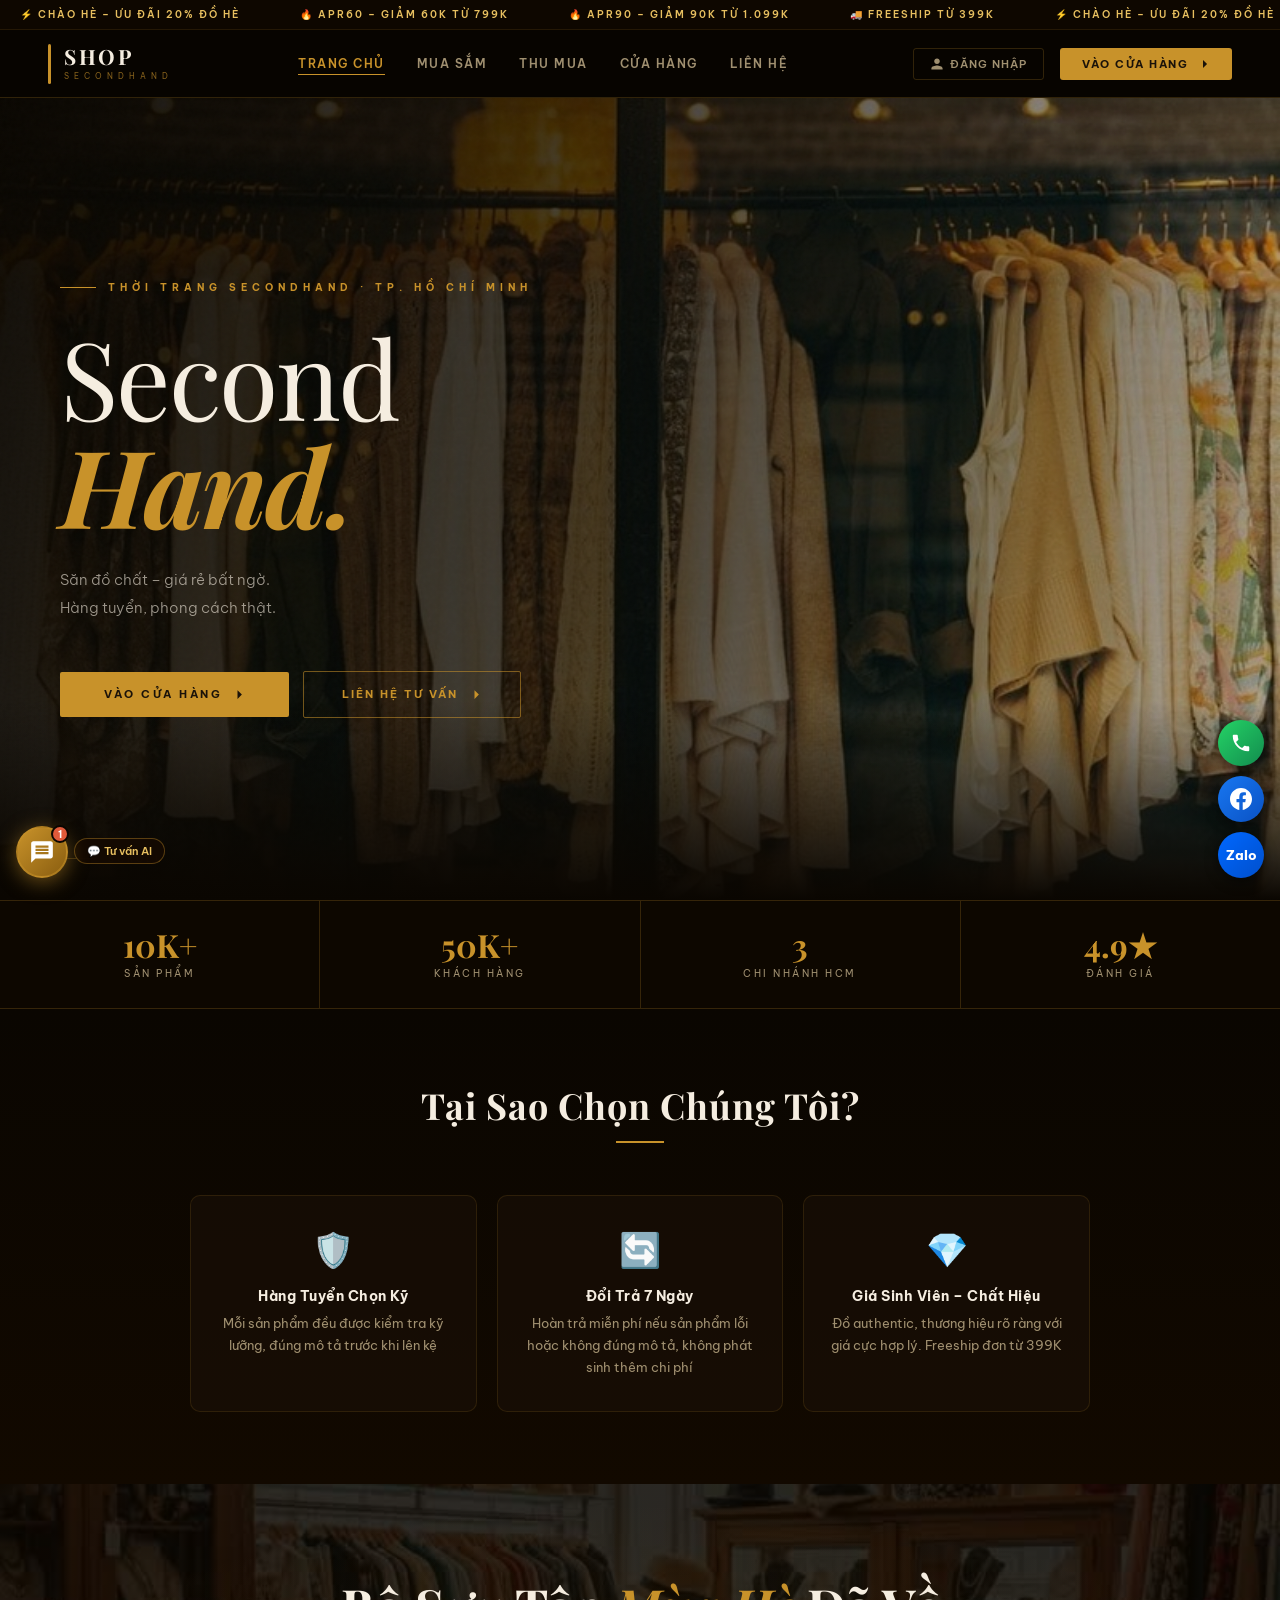
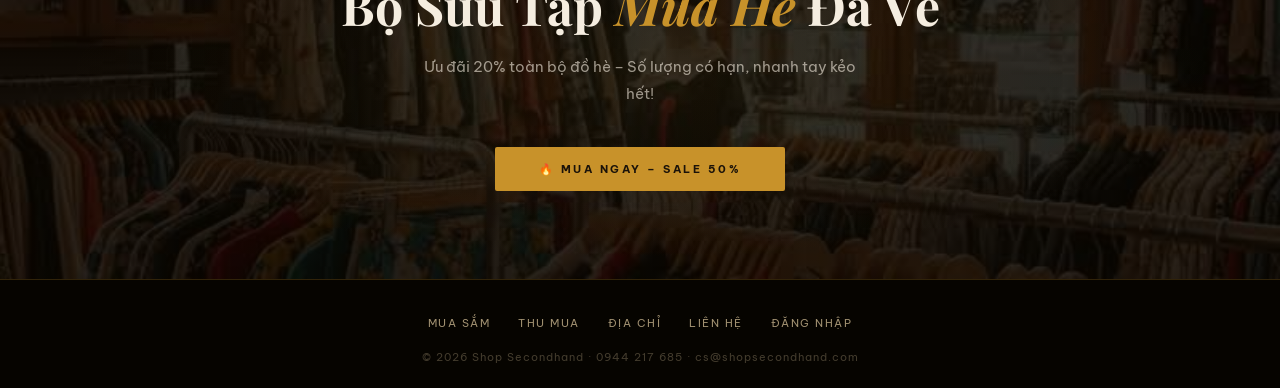
<file: trangchu.html>
<!DOCTYPE html>
<html lang="vi">
<head>
<meta charset="UTF-8">
<meta name="viewport" content="width=device-width, initial-scale=1.0">
<title>SecondHand Shop – Thời Trang Nam Chất</title>
<link href="https://fonts.googleapis.com/css2?family=Playfair+Display:ital,wght@0,400;0,700;0,900;1,400;1,700&family=Be+Vietnam+Pro:wght@300;400;500;600;700&display=swap" rel="stylesheet">
<style>
*,*::before,*::after{box-sizing:border-box;margin:0;padding:0}
:root{
  --gold:#c8922a;--gold-lt:#e8c060;--gold-dk:#a8741a;
  --bg:#0a0601;--bg2:#120900;--card:#1c1208;
  --text:#f5ede0;--muted:#a09070;
  --border:rgba(200,146,42,0.22);
}
body{font-family:'Be Vietnam Pro',sans-serif;background:var(--bg);color:var(--text);-webkit-font-smoothing:antialiased;min-height:100vh;}

/* ── PROMO BAR ── */
.promo-bar{background:#0e0700;border-bottom:1px solid rgba(200,146,42,0.12);overflow:hidden;height:30px;display:flex;align-items:center;}
.promo-track{display:flex;gap:60px;white-space:nowrap;animation:marquee 28s linear infinite;font-size:10px;font-weight:600;letter-spacing:2px;color:var(--gold-lt);text-transform:uppercase;padding:0 20px;}
.promo-track span{display:flex;align-items:center;gap:7px;}
@keyframes marquee{from{transform:translateX(0)}to{transform:translateX(-50%)}}

/* ── HEADER ── */
header{
  position:sticky;top:0;z-index:900;
  background:rgba(8,5,0,0.98);backdrop-filter:blur(16px);
  border-bottom:1px solid var(--border);
  display:flex;align-items:center;justify-content:space-between;
  padding:0 48px;height:68px;
  transition:transform .4s cubic-bezier(.4,0,.2,1);
}

/* ── LOGO – đồng bộ tất cả trang ── */
.logo{display:flex;align-items:center;gap:13px;text-decoration:none;flex-shrink:0;}
.logo-bar{width:3px;height:40px;background:var(--gold);border-radius:2px;flex-shrink:0;}
.logo-text{display:flex;flex-direction:column;}
.logo-main{font-family:'Playfair Display',serif;font-size:21px;font-weight:700;color:var(--text);letter-spacing:2.5px;line-height:1;}
.logo-sub{font-size:7.5px;font-weight:400;letter-spacing:5px;color:rgba(200,146,42,0.65);text-transform:uppercase;margin-top:4px;}

.header-nav{display:flex;gap:32px;align-items:center;}
.header-nav a{font-size:11.5px;font-weight:600;letter-spacing:1.5px;text-transform:uppercase;color:var(--muted);text-decoration:none;transition:color .2s;position:relative;}
.header-nav a::after{content:'';position:absolute;bottom:-4px;left:0;right:0;height:1px;background:var(--gold);transform:scaleX(0);transition:transform .25s;}
.header-nav a:hover,.header-nav a.active{color:var(--gold);}
.header-nav a:hover::after,.header-nav a.active::after{transform:scaleX(1);}

.header-right{display:flex;align-items:center;gap:16px;}
.btn-login-hdr{display:flex;align-items:center;gap:6px;font-size:11px;font-weight:600;letter-spacing:1px;text-transform:uppercase;color:var(--muted);text-decoration:none;padding:8px 16px;border:1px solid var(--border);border-radius:3px;transition:all .25s;}
.btn-login-hdr:hover{color:var(--gold);border-color:rgba(200,146,42,0.5);}
.btn-shop-now{display:flex;align-items:center;gap:8px;padding:9px 22px;background:var(--gold);color:#1a1209;font-size:11px;font-weight:700;letter-spacing:1.5px;text-transform:uppercase;border:none;border-radius:3px;cursor:pointer;text-decoration:none;transition:all .25s;}
.btn-shop-now:hover{background:var(--gold-lt);transform:translateY(-1px);box-shadow:0 6px 20px rgba(200,146,42,0.3);}

/* ── HERO ── */
.hero{
  position:relative;height:calc(100vh - 98px);min-height:600px;
  display:flex;align-items:center;overflow:hidden;background:var(--bg);
}
.hero-bg{
  position:absolute;inset:0;
  background:
    linear-gradient(105deg,rgba(8,5,0,0.97) 0%,rgba(8,5,0,0.7) 48%,rgba(8,5,0,0.18) 100%),
    url('images/anhnen2.jpg') center/cover no-repeat;
}
.hero-bg::after{content:'';position:absolute;bottom:0;left:0;right:0;height:200px;background:linear-gradient(transparent,var(--bg));}
.hero-bg::before{
  content:'';position:absolute;inset:0;
  background-image:url("data:image/svg+xml,%3Csvg viewBox='0 0 200 200' xmlns='http://www.w3.org/2000/svg'%3E%3Cfilter id='n'%3E%3CfeTurbulence type='fractalNoise' baseFrequency='0.9' numOctaves='4' stitchTiles='stitch'/%3E%3C/filter%3E%3Crect width='100%25' height='100%25' filter='url(%23n)' opacity='0.04'/%3E%3C/svg%3E");
  opacity:.45;pointer-events:none;
}
.hero-content{position:relative;z-index:2;max-width:620px;padding:0 60px;}
.hero-eyebrow{display:flex;align-items:center;gap:12px;margin-bottom:28px;}
.hero-eyebrow-line{width:36px;height:1px;background:var(--gold);}
.hero-eyebrow-text{font-size:10px;font-weight:700;letter-spacing:5px;color:var(--gold);text-transform:uppercase;}
.hero-title{font-family:'Playfair Display',serif;line-height:1.0;margin-bottom:28px;}
.hero-title .t1{display:block;font-size:clamp(64px,9vw,108px);font-weight:400;color:var(--text);letter-spacing:-2px;}
.hero-title .t2{display:block;font-size:clamp(64px,9vw,108px);font-weight:700;font-style:italic;color:var(--gold);letter-spacing:-2px;}
.hero-desc{font-size:15px;font-weight:300;color:rgba(245,237,224,0.6);line-height:1.9;margin-bottom:48px;max-width:420px;}
.hero-btns{display:flex;gap:14px;align-items:center;flex-wrap:wrap;}

/* Nút Vào Cửa Hàng */
.btn-primary{
  padding:15px 44px;background:var(--gold);color:#1a1209;
  font-size:11px;font-weight:700;letter-spacing:2.5px;text-transform:uppercase;
  border:none;border-radius:2px;cursor:pointer;text-decoration:none;
  display:inline-flex;align-items:center;gap:8px;
  transition:all .3s;
}
.btn-primary:hover{background:var(--gold-lt);transform:translateY(-2px);box-shadow:0 12px 32px rgba(200,146,42,0.4);}

/* Nút Liên Hệ – đẹp hơn với hiệu ứng fill */
.btn-contact{
  position:relative;display:inline-flex;align-items:center;gap:9px;
  padding:15px 38px;background:transparent;
  border:1.5px solid rgba(200,146,42,0.55);
  color:var(--gold);font-size:11px;font-weight:700;letter-spacing:2px;
  text-transform:uppercase;text-decoration:none;border-radius:2px;
  overflow:hidden;transition:color .35s;
}
.btn-contact::before{
  content:'';position:absolute;inset:0;background:var(--gold);
  transform:translateX(-100%);transition:transform .38s cubic-bezier(.4,0,.2,1);z-index:0;
}
.btn-contact:hover::before{transform:translateX(0);}
.btn-contact:hover{color:#1a1209;}
.btn-contact span,.btn-contact svg{position:relative;z-index:1;}
.btn-contact svg{width:15px;height:15px;transition:transform .3s;}
.btn-contact:hover svg{transform:translateX(4px);}

/* Scroll indicator */
.hero-scroll{
  position:absolute;bottom:36px;left:60px;
  display:flex;align-items:center;gap:12px;
  font-size:9px;letter-spacing:3px;color:rgba(200,146,42,0.45);text-transform:uppercase;z-index:2;
}
.scroll-line{width:36px;height:1px;background:rgba(200,146,42,0.25);position:relative;overflow:hidden;}
.scroll-line::after{content:'';position:absolute;top:0;left:-100%;width:100%;height:100%;background:var(--gold);animation:scrollA 1.9s ease-in-out infinite;}
@keyframes scrollA{to{left:100%;}}

/* ── STATS ── */
.stats{display:flex;background:rgba(14,8,1,0.98);border-top:1px solid var(--border);border-bottom:1px solid var(--border);}
.stat{flex:1;padding:28px 20px;text-align:center;border-right:1px solid var(--border);}
.stat:last-child{border-right:none;}
.stat-num{font-family:'Playfair Display',serif;font-size:32px;font-weight:700;color:var(--gold);line-height:1;margin-bottom:6px;}
.stat-lbl{font-size:10px;letter-spacing:2.5px;color:var(--muted);text-transform:uppercase;}

/* ── WHY US (3 items compact) ── */
.why-section{padding:72px 48px;background:linear-gradient(180deg,var(--bg) 0%,var(--bg2) 100%);}
.section-head{text-align:center;margin-bottom:52px;}
.section-head h2{font-family:'Playfair Display',serif;font-size:clamp(24px,3vw,36px);color:var(--text);margin-bottom:12px;letter-spacing:1px;}
.section-rule{width:48px;height:2px;background:var(--gold);margin:0 auto;}
.why-grid{max-width:900px;margin:0 auto;display:grid;grid-template-columns:repeat(3,1fr);gap:20px;}
.why-card{background:rgba(28,18,8,0.55);border:1px solid rgba(200,146,42,0.14);border-radius:10px;padding:32px 24px;text-align:center;transition:all .3s;}
.why-card:hover{border-color:rgba(200,146,42,0.4);background:rgba(28,18,8,0.9);transform:translateY(-5px);box-shadow:0 18px 44px rgba(0,0,0,0.45);}
.why-icon{font-size:34px;display:block;margin-bottom:16px;}
.why-title{font-size:14px;font-weight:700;color:var(--text);margin-bottom:8px;letter-spacing:.5px;}
.why-desc{font-size:12.5px;color:var(--muted);line-height:1.75;}

/* ── CTA BANNER ── */
.cta-banner{
  position:relative;padding:88px 60px;
  background:linear-gradient(rgba(8,5,0,0.85),rgba(8,5,0,0.85)),url('images/anhnen3.jpg') center/cover no-repeat;
  text-align:center;overflow:hidden;
}
.cta-banner::before{
  content:'';position:absolute;inset:0;
  background:radial-gradient(ellipse 65% 65% at 50% 50%,rgba(200,146,42,0.07) 0%,transparent 70%);
}
.cta-banner h2{font-family:'Playfair Display',serif;font-size:clamp(26px,4vw,50px);color:var(--text);margin-bottom:14px;position:relative;}
.cta-banner h2 span{color:var(--gold);font-style:italic;}
.cta-banner p{font-size:15px;color:rgba(245,237,224,0.6);margin-bottom:40px;max-width:460px;margin-left:auto;margin-right:auto;position:relative;line-height:1.8;}
.cta-banner .btn-primary{position:relative;}

/* ── FOOTER ── */
footer{background:#060400;border-top:1px solid var(--border);padding:36px 48px 24px;text-align:center;}
.footer-links{display:flex;justify-content:center;gap:28px;margin-bottom:20px;flex-wrap:wrap;}
.footer-links a{font-size:11px;letter-spacing:1.5px;color:var(--muted);text-decoration:none;text-transform:uppercase;transition:color .2s;}
.footer-links a:hover{color:var(--gold);}
.footer-copy{font-size:11px;color:rgba(160,144,112,0.4);letter-spacing:1px;}

/* ── FLOAT CONTACT ── */
.float-contact{position:fixed;right:16px;bottom:22px;z-index:8000;display:flex;flex-direction:column;gap:10px;align-items:center;}
.float-btn{width:46px;height:46px;border-radius:50%;display:flex;align-items:center;justify-content:center;cursor:pointer;border:none;text-decoration:none;transition:transform .25s,box-shadow .25s;box-shadow:0 4px 14px rgba(0,0,0,0.45);position:relative;}
.float-btn:hover{transform:scale(1.13);}
.float-btn::after{content:attr(data-tip);position:absolute;right:54px;background:rgba(8,5,0,0.95);color:#e8c060;font-size:11px;font-weight:600;font-family:'Be Vietnam Pro',sans-serif;padding:5px 10px;border-radius:4px;white-space:nowrap;opacity:0;pointer-events:none;transition:opacity .2s;border:1px solid rgba(200,146,42,0.3);}
.float-btn:hover::after{opacity:1;}
.float-btn-phone{background:linear-gradient(135deg,#25d366,#128c4e);}
.float-btn-phone svg{width:22px;height:22px;fill:white;}
.float-btn-fb{background:linear-gradient(135deg,#1877f2,#0a52c4);}
.float-btn-fb svg{width:22px;height:22px;fill:white;}
.float-btn-zalo{background:linear-gradient(135deg,#0068ff,#004fcc);color:white;font-family:'Be Vietnam Pro',sans-serif;font-weight:800;font-size:13px;}

/* ── AI CHAT WIDGET ── */
.chat-fab{
  position:fixed;left:16px;bottom:22px;z-index:8001;
  width:52px;height:52px;border-radius:50%;
  background:linear-gradient(135deg,#c8922a,#8a5e10);
  border:2px solid rgba(200,146,42,0.5);cursor:pointer;
  display:flex;align-items:center;justify-content:center;
  box-shadow:0 4px 20px rgba(200,146,42,0.5);transition:all .3s;
  animation:chatPulse 3s ease-in-out infinite;
}
.chat-fab:hover{transform:scale(1.1);}
@keyframes chatPulse{0%,100%{box-shadow:0 4px 20px rgba(200,146,42,.5)}50%{box-shadow:0 4px 28px rgba(200,146,42,.85),0 0 0 8px rgba(200,146,42,.1)}}
.chat-fab svg{width:26px;height:26px;fill:white;}
.chat-fab-badge{position:absolute;top:-3px;right:-3px;width:18px;height:18px;background:#e05a3a;border-radius:50%;font-size:10px;font-weight:700;color:white;font-family:'Be Vietnam Pro',sans-serif;display:flex;align-items:center;justify-content:center;border:2px solid var(--bg);}
.chat-fab-label{position:fixed;left:74px;bottom:36px;background:rgba(20,10,2,0.97);border:1px solid rgba(200,146,42,0.4);color:#e8c060;font-size:11px;font-weight:600;font-family:'Be Vietnam Pro',sans-serif;padding:5px 12px;border-radius:20px;white-space:nowrap;z-index:8000;pointer-events:none;}
.chat-panel{display:none;position:fixed;left:16px;bottom:84px;z-index:8002;width:340px;max-height:500px;background:#1a1006;border:1px solid rgba(200,146,42,0.35);border-radius:16px;box-shadow:0 24px 64px rgba(0,0,0,0.75);overflow:hidden;flex-direction:column;}
.chat-panel.open{display:flex;animation:chatOpen .32s cubic-bezier(.34,1.56,.64,1);}
@keyframes chatOpen{from{opacity:0;transform:translateY(20px) scale(.93)}to{opacity:1;transform:translateY(0) scale(1)}}
.chat-header{background:linear-gradient(135deg,#1f1409,#2e1c09);border-bottom:1px solid rgba(200,146,42,0.2);padding:13px 14px;display:flex;align-items:center;gap:10px;flex-shrink:0;}
.chat-avatar{width:38px;height:38px;border-radius:50%;background:linear-gradient(135deg,#c8922a,#7a5010);display:flex;align-items:center;justify-content:center;font-size:18px;flex-shrink:0;border:2px solid rgba(200,146,42,0.4);}
.chat-info{flex:1;}
.chat-name{font-size:13px;font-weight:700;color:#f5ede0;}
.chat-status{font-size:11px;color:#56a870;display:flex;align-items:center;gap:4px;}
.chat-status::before{content:'●';font-size:7px;}
.chat-close{background:rgba(200,146,42,0.1);border:1px solid rgba(200,146,42,0.25);width:28px;height:28px;border-radius:50%;font-size:14px;cursor:pointer;color:#c8922a;display:flex;align-items:center;justify-content:center;transition:all .2s;}
.chat-close:hover{background:#c8922a;color:#1a1209;}
.chat-messages{flex:1;overflow-y:auto;padding:14px 12px 6px;display:flex;flex-direction:column;gap:10px;scrollbar-width:thin;scrollbar-color:rgba(200,146,42,0.15) transparent;}
.chat-msg{max-width:88%;padding:9px 13px;font-size:13px;line-height:1.58;font-family:'Be Vietnam Pro',sans-serif;animation:msgIn .22s ease;}
@keyframes msgIn{from{opacity:0;transform:translateY(6px)}to{opacity:1;transform:translateY(0)}}
.chat-msg.bot{background:rgba(200,146,42,0.07);border:1px solid rgba(200,146,42,0.16);color:#d4c4a0;align-self:flex-start;border-radius:4px 12px 12px 12px;}
.chat-msg.user{background:linear-gradient(135deg,#a8741a,#c8922a);color:#1a1209;align-self:flex-end;font-weight:600;border-radius:12px 12px 4px 12px;}
.chat-typing{display:none;align-self:flex-start;padding:10px 14px;background:rgba(200,146,42,0.07);border:1px solid rgba(200,146,42,0.16);border-radius:4px 12px 12px 12px;align-items:center;gap:4px;}
.chat-typing.show{display:flex;}
.td{width:6px;height:6px;border-radius:50%;background:#c8922a;animation:tdB 1.1s infinite;}
.td:nth-child(2){animation-delay:.18s}.td:nth-child(3){animation-delay:.36s}
@keyframes tdB{0%,60%,100%{transform:translateY(0)}30%{transform:translateY(-7px)}}
.chat-suggests{padding:6px 10px 2px;display:flex;gap:6px;flex-wrap:wrap;flex-shrink:0;}
.cs-btn{padding:5px 10px;background:rgba(200,146,42,0.06);border:1px solid rgba(200,146,42,0.22);border-radius:20px;font-size:11px;color:#c8a060;cursor:pointer;transition:all .2s;font-family:'Be Vietnam Pro',sans-serif;white-space:nowrap;}
.cs-btn:hover{background:rgba(200,146,42,0.18);color:#e8c060;}
.chat-input-row{padding:9px 10px;border-top:1px solid rgba(200,146,42,0.12);display:flex;gap:7px;align-items:center;flex-shrink:0;}
.chat-input{flex:1;padding:9px 13px;background:rgba(255,255,255,0.04);border:1px solid rgba(200,146,42,0.22);border-radius:20px;color:#f5ede0;font-size:13px;font-family:'Be Vietnam Pro',sans-serif;outline:none;transition:border-color .2s;}
.chat-input:focus{border-color:rgba(200,146,42,0.5);}
.chat-input::placeholder{color:rgba(160,144,112,0.5);}
.chat-send{width:36px;height:36px;background:#c8922a;border:none;border-radius:50%;cursor:pointer;display:flex;align-items:center;justify-content:center;transition:all .2s;flex-shrink:0;}
.chat-send:hover{background:#e8c060;transform:scale(1.08);}
.chat-send svg{width:16px;height:16px;fill:#1a1209;}

@media(max-width:900px){
  header{padding:0 20px;}
  .header-nav{display:none;}
  .hero-content{padding:0 24px;}
  .hero-title .t1,.hero-title .t2{font-size:56px;}
  .hero-scroll{left:24px;}
  .why-grid{grid-template-columns:1fr;}
  .why-section,.cta-banner{padding:48px 24px;}
  .stats{flex-wrap:wrap;}
  .stat{flex:0 0 50%;border-bottom:1px solid var(--border);}
  .chat-panel{width:calc(100vw - 32px);}
  .chat-fab-label{display:none;}
}
</style>
</head>
<body>

<!-- FLOAT CONTACT -->
<div class="float-contact">
  <a href="tel:0944217685" class="float-btn float-btn-phone" data-tip="Gọi: 0944 217 685">
    <svg viewBox="0 0 24 24"><path d="M6.6 10.8c1.4 2.8 3.8 5.1 6.6 6.6l2.2-2.2c.3-.3.7-.4 1-.2 1.1.4 2.3.6 3.6.6.6 0 1 .4 1 1V20c0 .6-.4 1-1 1C10.6 21 3 13.4 3 4c0-.6.4-1 1-1h3.5c.6 0 1 .4 1 1 0 1.3.2 2.5.6 3.6.1.3 0 .7-.2 1L6.6 10.8z"/></svg>
  </a>
  <a href="https://www.facebook.com/share/1JAgunUvKM/?mibextid=wwXIfr" target="_blank" class="float-btn float-btn-fb" data-tip="Facebook Shop">
    <svg viewBox="0 0 24 24"><path d="M24 12.073c0-6.627-5.373-12-12-12s-12 5.373-12 12c0 5.99 4.388 10.954 10.125 11.854v-8.385H7.078v-3.47h3.047V9.43c0-3.007 1.792-4.669 4.533-4.669 1.312 0 2.686.235 2.686.235v2.953H15.83c-1.491 0-1.956.925-1.956 1.874v2.25h3.328l-.532 3.47h-2.796v8.385C19.612 23.027 24 18.062 24 12.073z"/></svg>
  </a>
  <a href="https://zalo.me/0944217685" target="_blank" class="float-btn float-btn-zalo" data-tip="Chat Zalo">Zalo</a>
</div>

<!-- AI CHAT FAB -->
<button class="chat-fab" onclick="toggleChat()">
  <div class="chat-fab-badge" id="chatBadge">1</div>
  <svg viewBox="0 0 24 24"><path d="M20 2H4c-1.1 0-2 .9-2 2v18l4-4h14c1.1 0 2-.9 2-2V4c0-1.1-.9-2-2-2zm-2 12H6v-2h12v2zm0-3H6V9h12v2zm0-3H6V6h12v2z"/></svg>
</button>
<div class="chat-fab-label" id="chatLabel">💬 Tư vấn AI</div>

<!-- CHAT PANEL -->
<div class="chat-panel" id="chatPanel">
  <div class="chat-header">
    <div class="chat-avatar">🛍️</div>
    <div class="chat-info">
      <div class="chat-name">Shop Assistant AI</div>
      <div class="chat-status">Đang hoạt động</div>
    </div>
    <button class="chat-close" onclick="toggleChat()">✕</button>
  </div>
  <div class="chat-messages" id="chatMessages"></div>
  <div class="chat-typing" id="chatTyping">
    <div class="td"></div><div class="td"></div><div class="td"></div>
  </div>
  <div class="chat-suggests" id="chatSuggests">
    <button class="cs-btn" onclick="sendSuggest(this)">📦 Đổi trả thế nào?</button>
    <button class="cs-btn" onclick="sendSuggest(this)">📏 Chọn size ra sao?</button>
    <button class="cs-btn" onclick="sendSuggest(this)">💰 Mã giảm giá</button>
    <button class="cs-btn" onclick="sendSuggest(this)">🔄 Thu mua đồ cũ</button>
    <button class="cs-btn" onclick="sendSuggest(this)">🚚 Freeship khi nào?</button>
    <button class="cs-btn" onclick="sendSuggest(this)">👕 Gợi ý outfit</button>
  </div>
  <div class="chat-input-row">
    <input class="chat-input" id="chatInput" type="text" placeholder="Hỏi về sản phẩm, chính sách..." onkeypress="if(event.key==='Enter')sendChat()">
    <button class="chat-send" onclick="sendChat()">
      <svg viewBox="0 0 24 24"><path d="M2.01 21L23 12 2.01 3 2 10l15 2-15 2z"/></svg>
    </button>
  </div>
</div>

<!-- PROMO BAR -->
<div class="promo-bar">
  <div class="promo-track">
    <span>⚡ CHÀO HÈ – ƯU ĐÃI 20% ĐỒ HÈ</span>
    <span>🔥 APR60 – GIẢM 60K từ 799K</span>
    <span>🔥 APR90 – GIẢM 90K từ 1.099K</span>
    <span>🚚 FREESHIP từ 399K</span>
    <span>⚡ CHÀO HÈ – ƯU ĐÃI 20% ĐỒ HÈ</span>
    <span>🔥 APR60 – GIẢM 60K từ 799K</span>
    <span>🔥 APR90 – GIẢM 90K từ 1.099K</span>
    <span>🚚 FREESHIP từ 399K</span>
  </div>
</div>

<!-- HEADER -->
<header id="main-header">
  <a href="trangchu.html" class="logo">
    <div class="logo-bar"></div>
    <div class="logo-text">
      <span class="logo-main">SHOP</span>
      <span class="logo-sub">Secondhand</span>
    </div>
  </a>

  <nav class="header-nav">
    <a href="trangchu.html" class="active">Trang chủ</a>
    <a href="index.html">Mua sắm</a>
    <a href="thumua.html">Thu mua</a>
    <a href="diachi.html">Cửa hàng</a>
    <a href="contact.html">Liên hệ</a>
  </nav>

  <div class="header-right">
    <a href="dangnhap.html" class="btn-login-hdr" id="btn-login">
      <svg width="14" height="14" viewBox="0 0 24 24" fill="currentColor"><path d="M12 12c2.7 0 4.8-2.1 4.8-4.8S14.7 2.4 12 2.4 7.2 4.5 7.2 7.2 9.3 12 12 12zm0 2.4c-3.2 0-9.6 1.6-9.6 4.8v2.4h19.2v-2.4c0-3.2-6.4-4.8-9.6-4.8z"/></svg>
      Đăng nhập
    </a>
    <a href="index.html" class="btn-shop-now">
      Vào cửa hàng
      <svg width="14" height="14" viewBox="0 0 24 24" fill="currentColor"><path d="M5 12h14M12 5l7 7-7 7"/></svg>
    </a>
  </div>
</header>

<!-- HERO -->
<section class="hero">
  <div class="hero-bg"></div>
  <div class="hero-content">
    <div class="hero-eyebrow">
      <div class="hero-eyebrow-line"></div>
      <span class="hero-eyebrow-text">Thời Trang Secondhand · TP. Hồ Chí Minh</span>
    </div>
    <h1 class="hero-title">
      <span class="t1">Second</span>
      <span class="t2">Hand.</span>
    </h1>
    <p class="hero-desc">Săn đồ chất – giá rẻ bất ngờ.<br>Hàng tuyển, phong cách thật.</p>
    <div class="hero-btns">
      <a href="index.html" class="btn-primary">
        Vào cửa hàng
        <svg width="15" height="15" viewBox="0 0 24 24" fill="currentColor"><path d="M5 12h14M12 5l7 7-7 7"/></svg>
      </a>
      <a href="contact.html" class="btn-contact">
        <span>Liên hệ tư vấn</span>
        <svg viewBox="0 0 24 24" fill="currentColor"><path d="M5 12h14M12 5l7 7-7 7"/></svg>
      </a>
    </div>
  </div>
  <div class="hero-scroll">
    <div class="scroll-line"></div>
    <span>Scroll</span>
  </div>
</section>

<!-- STATS -->
<div class="stats">
  <div class="stat"><div class="stat-num">10K+</div><div class="stat-lbl">Sản phẩm</div></div>
  <div class="stat"><div class="stat-num">50K+</div><div class="stat-lbl">Khách hàng</div></div>
  <div class="stat"><div class="stat-num">3</div><div class="stat-lbl">Chi nhánh HCM</div></div>
  <div class="stat"><div class="stat-num">4.9★</div><div class="stat-lbl">Đánh giá</div></div>
</div>

<!-- WHY US (rút gọn 3 điểm) -->
<section class="why-section">
  <div class="section-head">
    <h2>Tại Sao Chọn Chúng Tôi?</h2>
    <div class="section-rule"></div>
  </div>
  <div class="why-grid">
    <div class="why-card">
      <span class="why-icon">🛡️</span>
      <div class="why-title">Hàng Tuyển Chọn Kỹ</div>
      <div class="why-desc">Mỗi sản phẩm đều được kiểm tra kỹ lưỡng, đúng mô tả trước khi lên kệ</div>
    </div>
    <div class="why-card">
      <span class="why-icon">🔄</span>
      <div class="why-title">Đổi Trả 7 Ngày</div>
      <div class="why-desc">Hoàn trả miễn phí nếu sản phẩm lỗi hoặc không đúng mô tả, không phát sinh thêm chi phí</div>
    </div>
    <div class="why-card">
      <span class="why-icon">💎</span>
      <div class="why-title">Giá Sinh Viên – Chất Hiệu</div>
      <div class="why-desc">Đồ authentic, thương hiệu rõ ràng với giá cực hợp lý. Freeship đơn từ 399K</div>
    </div>
  </div>
</section>

<!-- CTA BANNER -->
<section class="cta-banner">
  <h2>Bộ Sưu Tập <span>Mùa Hè</span> Đã Về</h2>
  <p>Ưu đãi 20% toàn bộ đồ hè – Số lượng có hạn, nhanh tay kẻo hết!</p>
  <a href="index.html" class="btn-primary">🔥 Mua ngay – Sale 50%</a>
</section>

<!-- FOOTER -->
<footer>
  <div class="footer-links">
    <a href="index.html">Mua sắm</a>
    <a href="thumua.html">Thu mua</a>
    <a href="diachi.html">Địa chỉ</a>
    <a href="contact.html">Liên hệ</a>
    <a href="dangnhap.html">Đăng nhập</a>
  </div>
  <p class="footer-copy">© 2026 Shop Secondhand · 0944 217 685 · cs@shopsecondhand.com</p>
</footer>

<script>
// ════════════════════════════════════════════════
// ⚙️  CẤU HÌNH API – điền API key của bạn vào đây
// Lấy key tại: https://console.anthropic.com
// ════════════════════════════════════════════════
const ANTHROPIC_API_KEY = 'sk-ant-THAY_BANG_API_KEY_CUA_BAN';

/* ── AUTO-LOGIN DISPLAY ── */
window.addEventListener('DOMContentLoaded', () => {
  const cur = JSON.parse(localStorage.getItem('sh_current') || 'null');
  if (cur) {
    const btn = document.getElementById('btn-login');
    if (btn) {
      btn.innerHTML = `<svg width="14" height="14" viewBox="0 0 24 24" fill="currentColor"><path d="M12 12c2.7 0 4.8-2.1 4.8-4.8S14.7 2.4 12 2.4 7.2 4.5 7.2 7.2 9.3 12 12 12zm0 2.4c-3.2 0-9.6 1.6-9.6 4.8v2.4h19.2v-2.4c0-3.2-6.4-4.8-9.6-4.8z"/></svg> ${cur.name.split(' ').pop()}`;
      btn.href = '#';
      btn.onclick = (e) => { e.preventDefault(); if (confirm('Đăng xuất?')) { localStorage.removeItem('sh_current'); localStorage.removeItem('isLogin'); location.reload(); } };
    }
  }
  initChat();
});

/* ── HEADER SCROLL HIDE ── */
(function () {
  const hdr = document.getElementById('main-header');
  if (!hdr) return;
  let lastY = 0, ticking = false;
  window.addEventListener('scroll', () => {
    if (!ticking) {
      requestAnimationFrame(() => {
        const cur = window.scrollY, diff = cur - lastY;
        if (cur < 80) hdr.style.transform = 'translateY(0)';
        else if (diff > 5) hdr.style.transform = 'translateY(-100%)';
        else if (diff < -5) hdr.style.transform = 'translateY(0)';
        lastY = cur; ticking = false;
      });
      ticking = true;
    }
  }, { passive: true });
})();

/* ═══════════════════════════════════════════════
   AI CHAT WIDGET
═══════════════════════════════════════════════ */
/* ═══════════════════════════════════════════════════════
   AI CHAT WIDGET – Trả lời tức thì khi bấm gợi ý
   Thay toàn bộ phần <script> AI chat trong trangchu.html
   và index.html bằng đoạn này
═══════════════════════════════════════════════════════ */

let chatOpen = false;
let chatHistory = [];

/* ─── Câu trả lời sẵn cho từng gợi ý ─── */
const QUICK_ANSWERS = {
  /* Gợi ý trong trangchu.html */
  'Đổi trả thế nào?': `🔄 <strong>Chính sách đổi trả:</strong><br><br>
✅ Đổi trả <strong>7 ngày</strong> kể từ ngày nhận hàng<br>
✅ Áp dụng khi sản phẩm lỗi từ phía shop<br>
✅ Hàng còn nguyên tag, chưa qua sử dụng<br>
✅ Hoàn tiền hoặc đổi hàng mới miễn phí<br><br>
📞 Liên hệ <strong style="color:#c8922a;">0944 217 685</strong> để được hỗ trợ đổi trả nhé!`,

  'Chọn size ra sao?': `📏 <strong>Bảng size nam của shop:</strong><br><br>
• <strong>S</strong> → Cao 160–165cm · Nặng 50–55kg<br>
• <strong>M</strong> → Cao 165–170cm · Nặng 55–62kg<br>
• <strong>L</strong> → Cao 170–175cm · Nặng 62–70kg<br>
• <strong>XL</strong> → Cao 175–180cm · Nặng 70–78kg<br>
• <strong>XXL</strong> → Cao 180–185cm · Nặng 78–88kg<br><br>
💡 Nếu bạn ở giữa 2 size thì ưu tiên chọn <strong>size lớn hơn</strong> để mặc thoải mái hơn nhé!`,

  'Mã giảm giá': `🎁 <strong>Mã ưu đãi tháng này:</strong><br><br>
🔥 <strong style="color:#c8922a;">APR60</strong> → Giảm <strong>60.000đ</strong> cho đơn từ 799K<br>
🔥 <strong style="color:#c8922a;">APR90</strong> → Giảm <strong>90.000đ</strong> cho đơn từ 1.099K<br>
🚚 <strong>Freeship</strong> đơn từ 399K (không cần mã)<br><br>
📌 Nhập mã khi thanh toán. Mỗi tài khoản dùng <strong>1 lần</strong>. Còn hiệu lực đến hết tháng 4.`,

  'Thu mua đồ cũ': `♻️ <strong>Shop thu mua đồ nam secondhand:</strong><br><br>
✅ Quần áo nam còn ≥70% chất lượng<br>
✅ Ưu tiên hàng hiệu / thương hiệu rõ nguồn gốc<br>
❌ Không nhận hàng fake, rách nặng, ố vàng<br><br>
💰 <strong>Giá thu:</strong> 20–60% giá trị tùy tình trạng<br><br>
📸 Gửi ảnh qua <strong>Zalo 0944 217 685</strong> để được định giá nhanh, hoặc mang trực tiếp đến bất kỳ chi nhánh nào!`,

  'Freeship khi nào?': `🚚 <strong>Điều kiện freeship:</strong><br><br>
✅ Đơn từ <strong>399.000đ</strong> trở lên → freeship toàn quốc<br>
✅ Giao hàng qua GHN, GHTK, J&T<br>
✅ Thời gian: 1–3 ngày (nội thành HCM), 2–5 ngày (tỉnh khác)<br><br>
💡 Mua thêm vài món để đủ 399K vừa freeship vừa tiết kiệm nhé!`,

  'Gợi ý outfit': `👕 <strong>Bạn muốn gợi ý style gì?</strong><br><br>
Hãy cho mình biết thêm nhé:<br>
• Dịp mặc: đi chơi / đi làm / đi tiệc / hằng ngày?<br>
• Phong cách thích: streetwear / basic / smart casual / vintage?<br>
• Chiều cao & cân nặng của bạn?<br><br>
Mình sẽ gợi ý outfit phù hợp nhất cho bạn! 🎽`,

  /* Gợi ý trong index.html */
  '📦 Chính sách đổi trả': `🔄 <strong>Chính sách đổi trả:</strong><br><br>
✅ Đổi trả <strong>7 ngày</strong> kể từ ngày nhận hàng<br>
✅ Áp dụng khi sản phẩm lỗi từ phía shop<br>
✅ Hàng còn nguyên tag, chưa qua sử dụng<br>
✅ Hoàn tiền hoặc đổi hàng mới miễn phí<br><br>
📞 Liên hệ <strong style="color:#c8922a;">0944 217 685</strong> để được hỗ trợ đổi trả nhé!`,

  '📏 Hướng dẫn chọn size': `📏 <strong>Bảng size nam của shop:</strong><br><br>
• <strong>S</strong> → Cao 160–165cm · Nặng 50–55kg<br>
• <strong>M</strong> → Cao 165–170cm · Nặng 55–62kg<br>
• <strong>L</strong> → Cao 170–175cm · Nặng 62–70kg<br>
• <strong>XL</strong> → Cao 175–180cm · Nặng 70–78kg<br>
• <strong>XXL</strong> → Cao 180–185cm · Nặng 78–88kg<br><br>
💡 Nếu bạn ở giữa 2 size thì ưu tiên chọn <strong>size lớn hơn</strong> nhé!`,

  '💰 Giá cả & ưu đãi': `🎁 <strong>Mã ưu đãi tháng này:</strong><br><br>
🔥 <strong style="color:#c8922a;">APR60</strong> → Giảm <strong>60.000đ</strong> cho đơn từ 799K<br>
🔥 <strong style="color:#c8922a;">APR90</strong> → Giảm <strong>90.000đ</strong> cho đơn từ 1.099K<br>
🚚 <strong>Freeship</strong> đơn từ 399K (không cần mã)<br><br>
📌 Nhập mã khi thanh toán. Mỗi tài khoản dùng <strong>1 lần</strong>.`,

  '🔄 Thu mua đồ cũ': `♻️ <strong>Shop thu mua đồ nam secondhand:</strong><br><br>
✅ Quần áo nam còn ≥70% chất lượng<br>
✅ Ưu tiên hàng hiệu / thương hiệu rõ nguồn gốc<br>
❌ Không nhận hàng fake, rách nặng, ố vàng<br><br>
💰 <strong>Giá thu:</strong> 20–60% giá trị tùy tình trạng<br><br>
📸 Gửi ảnh qua <strong>Zalo 0944 217 685</strong> hoặc mang đến cửa hàng!`,

  '🚚 Giao hàng freeship': `🚚 <strong>Điều kiện freeship:</strong><br><br>
✅ Đơn từ <strong>399.000đ</strong> trở lên → freeship toàn quốc<br>
✅ Giao hàng qua GHN, GHTK, J&T<br>
✅ Nội thành HCM: 1–3 ngày · Tỉnh khác: 2–5 ngày<br><br>
💡 Mua thêm vài món để đủ 399K vừa freeship vừa tiết kiệm!`,

  '👕 Gợi ý trang phục': `👕 <strong>Bạn muốn gợi ý style gì?</strong><br><br>
Hãy cho mình biết thêm nhé:<br>
• Dịp mặc: đi chơi / đi làm / đi tiệc / hằng ngày?<br>
• Phong cách thích: streetwear / basic / smart casual / vintage?<br>
• Chiều cao & cân nặng của bạn?<br><br>
Mình sẽ gợi ý outfit phù hợp nhất! 🎽`,
};

const SHOP_SYSTEM_PROMPT = `Bạn là trợ lý tư vấn AI của Shop SecondHand – cửa hàng thời trang nam secondhand tại TP.HCM.

THÔNG TIN SHOP:
- Tên: Shop SecondHand
- ĐT: 0944 217 685 | Email: cs@shopsecondhand.com
- Giờ mở cửa: 08:30 – 22:00 hàng ngày
- 3 chi nhánh tại HCM: 56 Lê Văn Phan (Tân Phú), 363 Phạm Văn Bạch (Tân Bình), 143 Phan Anh (Bình Tân)

SẢN PHẨM:
- Áo nam (thun, sơ mi, hoodie, khoác), Quần nam (jean, kaki, tây, short, jogger)
- Giày, phụ kiện (mũ, túi, thắt lưng) – hàng secondhand tuyển chọn kỹ

BẢNG SIZE (Nam):
- S: 160-165cm / 50-55kg | M: 165-170cm / 55-62kg
- L: 170-175cm / 62-70kg | XL: 175-180cm / 70-78kg | XXL: 180-185cm / 78-88kg

CHÍNH SÁCH:
- Đổi trả 7 ngày nếu lỗi từ shop, hàng còn nguyên tag
- Freeship đơn từ 399K
- APR60: giảm 60K đơn từ 799K | APR90: giảm 90K đơn từ 1.099K
- Thanh toán: COD, VNPay, Momo, ZaloPay, ShopeePay, Thẻ ATM

THU MUA ĐỒ CŨ:
- Thu mua quần áo nam còn ≥70% chất lượng, ưu tiên hàng hiệu
- Giá thu 20-60% tùy tình trạng, không nhận hàng fake
- Mang đến cửa hàng hoặc gửi ảnh Zalo để định giá

Trả lời ngắn gọn, thân thiện bằng tiếng Việt. Nếu không biết giá cụ thể thì hướng khách liên hệ 0944 217 685.`;

/* ─── Khởi tạo chat ─── */
function initChat() {
  addBotMsg('Xin chào! 👋 Mình là trợ lý AI của Shop SecondHand.\n\nBấm vào câu hỏi gợi ý bên dưới để được trả lời ngay, hoặc nhắn tin tự do nhé!');
}

/* ─── Toggle mở/đóng panel ─── */
function toggleChat() {
  const panel = document.getElementById('chatPanel');
  const label = document.getElementById('chatLabel');
  const badge = document.getElementById('chatBadge');
  chatOpen = !chatOpen;
  if (chatOpen) {
    panel.classList.add('open');
    if (label) label.style.display = 'none';
    if (badge) badge.style.display = 'none';
    setTimeout(() => {
      const msgs = document.getElementById('chatMessages');
      if (msgs) msgs.scrollTop = msgs.scrollHeight;
      const inp = document.getElementById('chatInput');
      if (inp) inp.focus();
    }, 150);
  } else {
    panel.classList.remove('open');
    if (label) label.style.display = 'block';
  }
}

/* ─── Thêm tin nhắn ─── */
function addBotMsg(text) {
  const msgs = document.getElementById('chatMessages');
  const div = document.createElement('div');
  div.className = 'chat-msg bot';
  div.innerHTML = text.replace(/\n/g, '<br>');
  msgs.appendChild(div);
  msgs.scrollTop = msgs.scrollHeight;
}
function addUserMsg(text) {
  const msgs = document.getElementById('chatMessages');
  const div = document.createElement('div');
  div.className = 'chat-msg user';
  div.textContent = text;
  msgs.appendChild(div);
  msgs.scrollTop = msgs.scrollHeight;
}

/* ─── Hiệu ứng typing dots ─── */
function showTyping(show) {
  const el = document.getElementById('chatTyping');
  if (el) el.className = 'chat-typing' + (show ? ' show' : '');
  if (show) {
    const msgs = document.getElementById('chatMessages');
    if (msgs) msgs.scrollTop = msgs.scrollHeight;
  }
}

/* ─── Bấm nút gợi ý → hiện câu trả lời tức thì ─── */
function sendSuggest(btn) {
  const question = btn.textContent.trim();
  document.getElementById('chatSuggests').style.display = 'none';
  addUserMsg(question);

  /* Tìm câu trả lời sẵn */
  const answer = QUICK_ANSWERS[question];
  if (answer) {
    /* Hiện typing 0.6s rồi show đáp án */
    showTyping(true);
    setTimeout(() => {
      showTyping(false);
      addBotMsg(answer);
      /* Sau mỗi câu trả lời gợi ý, hiện lại nút để hỏi tiếp */
      showSuggestsAgain();
    }, 600);
  } else {
    /* Fallback: gửi API nếu không tìm thấy đáp án sẵn */
    chatHistory.push({ role: 'user', content: question });
    callAPI();
  }
}

/* ─── Hiện lại gợi ý sau khi trả lời ─── */
function showSuggestsAgain() {
  const suggests = document.getElementById('chatSuggests');
  if (suggests) {
    suggests.style.display = 'flex';
    setTimeout(() => {
      const msgs = document.getElementById('chatMessages');
      if (msgs) msgs.scrollTop = msgs.scrollHeight;
    }, 50);
  }
}

/* ─── Gửi tin nhắn tự do → gọi API ─── */
async function sendChat() {
  const input = document.getElementById('chatInput');
  const text = input.value.trim();
  if (!text) return;
  input.value = '';
  addUserMsg(text);
  document.getElementById('chatSuggests').style.display = 'none';
  chatHistory.push({ role: 'user', content: text });
  await callAPI();
}

/* ─── Gọi Anthropic API ─── */
async function callAPI() {
  showTyping(true);
  try {
    const response = await fetch('https://api.anthropic.com/v1/messages', {
      method: 'POST',
      headers: { 'Content-Type': 'application/json' },
      body: JSON.stringify({
        model: 'claude-sonnet-4-20250514',
        max_tokens: 600,
        system: SHOP_SYSTEM_PROMPT,
        messages: chatHistory
      })
    });
    const data = await response.json();
    showTyping(false);
    if (data.content && data.content[0]) {
      const reply = data.content[0].text;
      chatHistory.push({ role: 'assistant', content: reply });
      addBotMsg(reply);
      showSuggestsAgain();
    } else {
      addBotMsg('Xin lỗi mình gặp lỗi kỹ thuật. Vui lòng liên hệ: 📞 <strong style="color:#c8922a;">0944 217 685</strong>');
    }
  } catch (err) {
    showTyping(false);
    addBotMsg('Không kết nối được. Hãy liên hệ: 📞 <strong style="color:#c8922a;">0944 217 685</strong> hoặc chat Zalo nhé!');
  }
}
</script>
</body>
</html>
</file>
